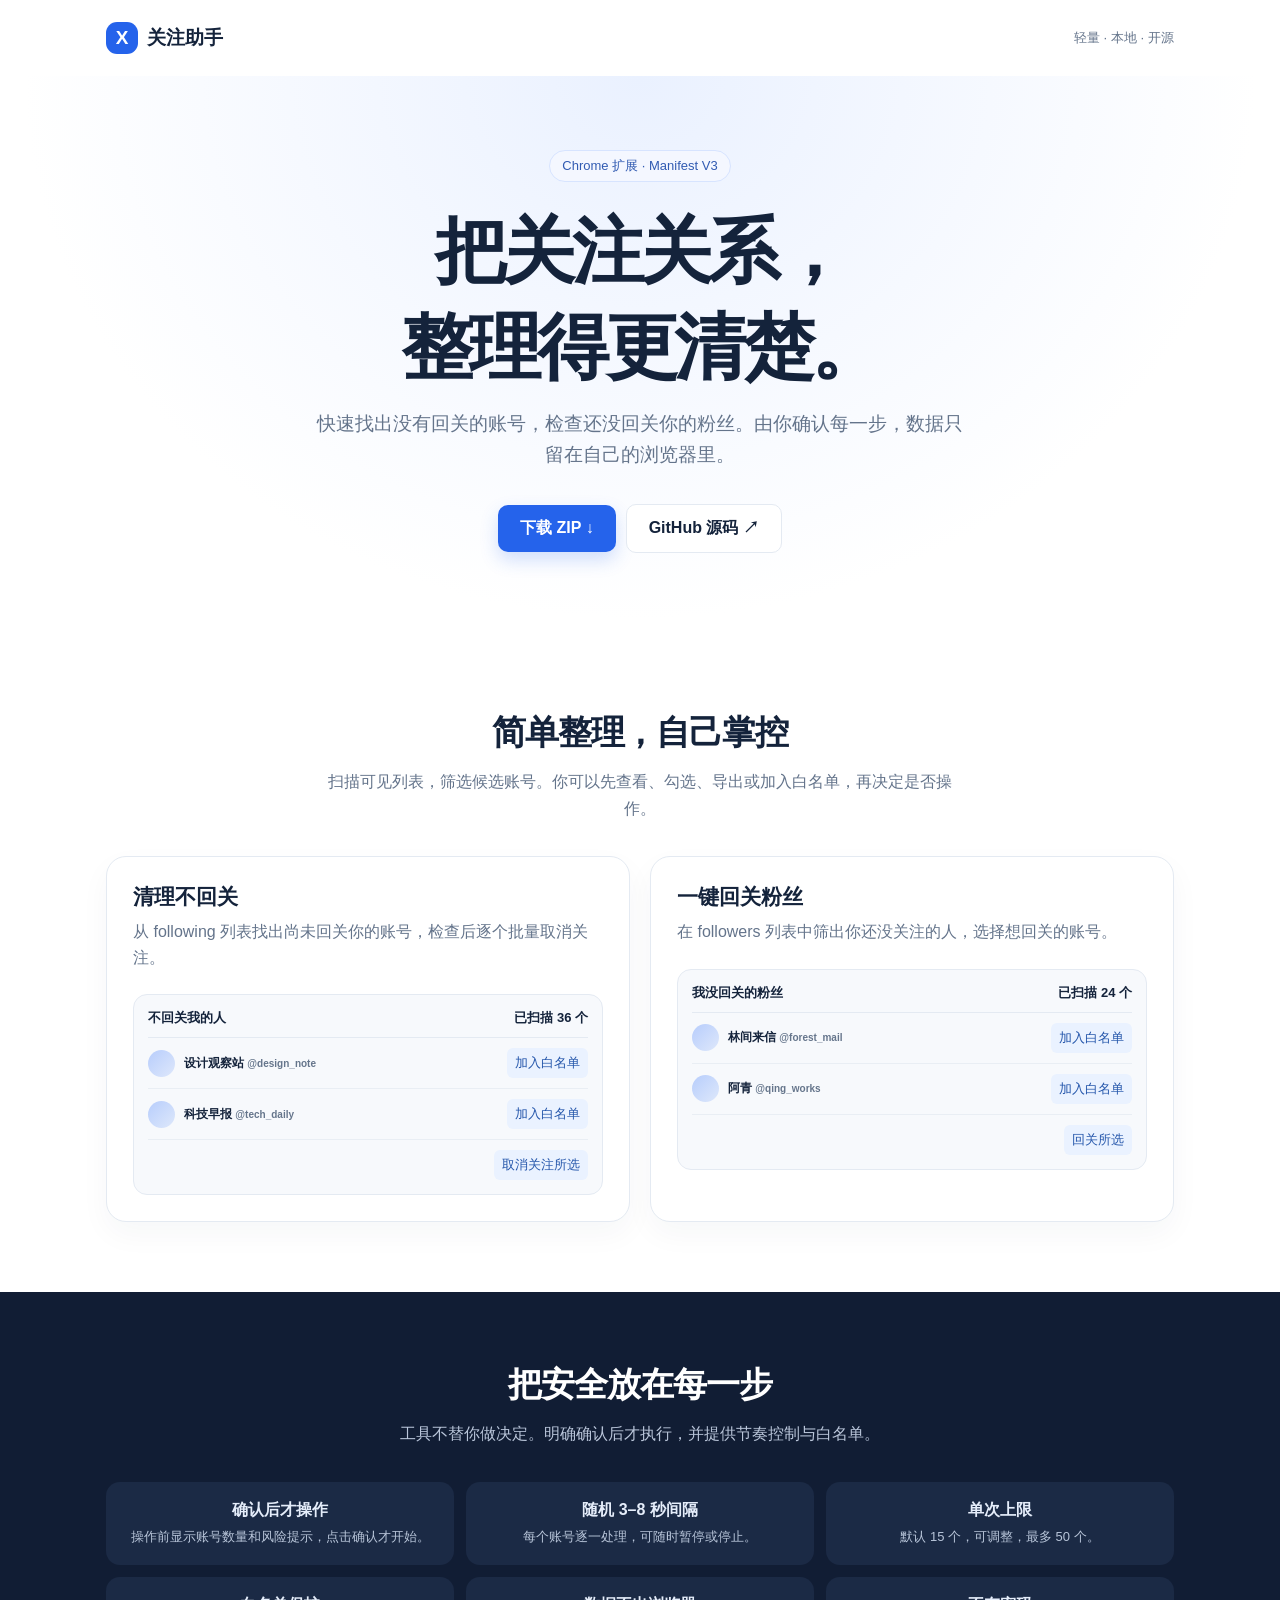
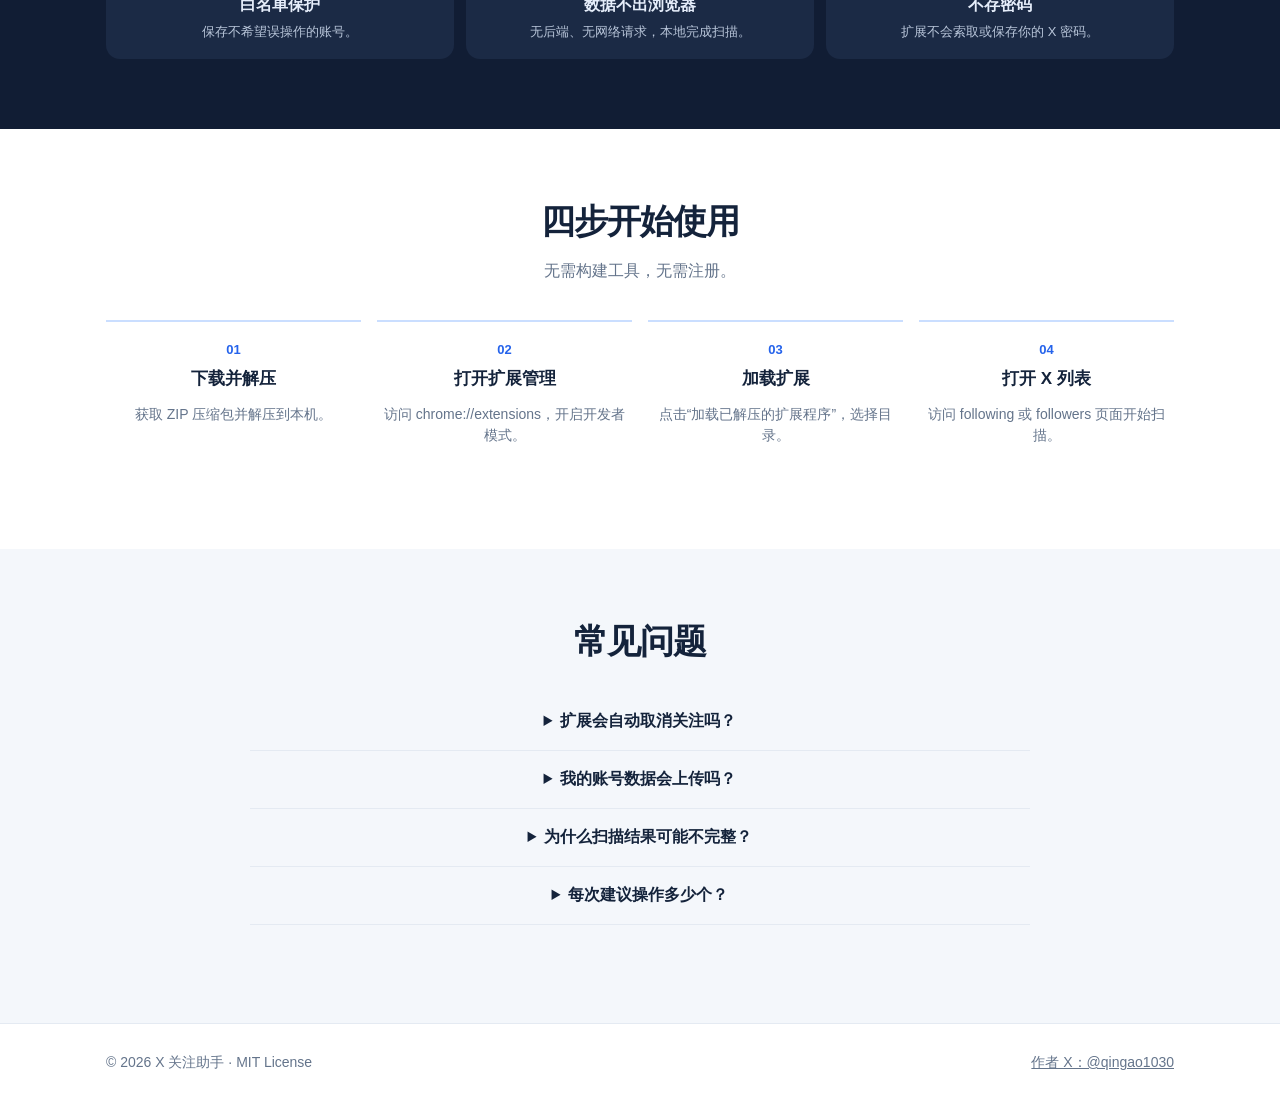
<file: index.html>
<!doctype html><html lang="zh"><head><meta charset="utf-8"><meta name="viewport" content="width=device-width,initial-scale=1"><title>X 关注助手 — 管理关注关系</title><style>
:root{--ink:#14233b;--muted:#64748b;--blue:#2563eb;--line:#e4eaf2;--wash:#f4f7fb}*{box-sizing:border-box}body{margin:0;font-family:Inter,-apple-system,BlinkMacSystemFont,"Segoe UI",sans-serif;color:var(--ink);background:#fff}a{color:inherit}.wrap{max-width:1120px;margin:auto;padding:0 26px}.nav{height:76px;display:flex;align-items:center;justify-content:space-between}.brand{font-weight:800;font-size:19px}.mark{display:inline-grid;place-items:center;background:var(--blue);color:#fff;width:32px;height:32px;border-radius:11px;margin-right:9px}.nav small{color:var(--muted)}.hero{padding:74px 0 82px;background:radial-gradient(ellipse at 50% 0,#eaf1ff 0,white 68%);text-align:center}.pill{display:inline-block;border:1px solid #d7e4ff;color:#315bb2;background:#f4f7ff;padding:6px 12px;border-radius:99px;font-size:13px}.hero h1{font-size:clamp(42px,7vw,72px);letter-spacing:-.05em;margin:22px 0 12px}.hero p{font-size:19px;color:var(--muted);max-width:660px;margin:0 auto 28px;line-height:1.65}.btn{display:inline-block;padding:13px 22px;border-radius:10px;text-decoration:none;font-weight:700;margin:5px}.primary{background:var(--blue);color:white;box-shadow:0 8px 18px #2563eb35}.secondary{background:white;border:1px solid var(--line)}section{padding:70px 0}.center{text-align:center}h2{font-size:34px;letter-spacing:-.03em;margin:0 0 12px}.lead{color:var(--muted);margin:0 auto 34px;max-width:650px;line-height:1.7}.grid{display:grid;grid-template-columns:1fr 1fr;gap:20px}.card{border:1px solid var(--line);border-radius:20px;padding:26px;background:white;box-shadow:0 12px 30px #1b34500a}.card h3{margin:0 0 8px;font-size:21px}.card p{color:var(--muted);line-height:1.6;margin:0}.mock{margin-top:24px;padding:14px;border-radius:14px;background:#f7f9fc;border:1px solid var(--line);text-align:left}.mockhead{display:flex;justify-content:space-between;font-weight:700;font-size:13px;padding-bottom:10px;border-bottom:1px solid var(--line)}.mockrow{display:flex;align-items:center;gap:9px;padding:10px 0;border-bottom:1px solid #e9eef4;font-size:12px}.avatar{width:27px;height:27px;border-radius:50%;background:linear-gradient(135deg,#b7cdfc,#dee8fb)}.mockrow strong{flex:1}.tag{font-size:10px;color:#65758b}.smallbtn{border:0;border-radius:6px;background:#eaf2ff;color:#2456ab;padding:6px 8px}.safe{background:#111d34;color:#fff}.safe .lead{color:#bac6da}.safegrid{display:grid;grid-template-columns:repeat(3,1fr);gap:12px;margin-top:35px}.safeitem{padding:18px;border-radius:14px;background:#1b2a45;color:#e5edfa}.safeitem b{display:block;margin-bottom:6px}.safeitem span{font-size:13px;color:#b8c5d9;line-height:1.5}.steps{display:grid;grid-template-columns:repeat(4,1fr);gap:16px;margin-top:35px}.step{border-top:2px solid #cadeff;padding:18px 5px}.num{color:var(--blue);font-weight:800;font-size:13px}.step h3{font-size:17px;margin:9px 0}.step p{font-size:14px;color:var(--muted);line-height:1.55}.faq{max-width:780px;margin:28px auto}.faq details{padding:18px 0;border-bottom:1px solid var(--line)}.faq summary{cursor:pointer;font-weight:700}.faq p{color:var(--muted);line-height:1.65}footer{border-top:1px solid var(--line);padding:30px 0;color:var(--muted);font-size:14px}.foot{display:flex;justify-content:space-between}@media(max-width:700px){.hero{padding:55px 0}.grid,.safegrid{grid-template-columns:1fr}.steps{grid-template-columns:1fr 1fr}.wrap{padding:0 18px}.foot{gap:12px;flex-direction:column}}
</style></head><body><div class="wrap nav"><div class="brand"><span class="mark">X</span>关注助手</div><small>轻量 · 本地 · 开源</small></div><header class="hero"><div class="wrap"><span class="pill">Chrome 扩展 · Manifest V3</span><h1>把关注关系，<br>整理得更清楚。</h1><p>快速找出没有回关的账号，检查还没回关你的粉丝。由你确认每一步，数据只留在自己的浏览器里。</p><a class="btn primary" href="https://github.com/gaosen13-byte/x-follow-helper/archive/refs/heads/main.zip">下载 ZIP ↓</a><a class="btn secondary" href="https://github.com/gaosen13-byte/x-follow-helper">GitHub 源码 ↗</a></div></header>
<section><div class="wrap"><div class="center"><h2>简单整理，自己掌控</h2><p class="lead">扫描可见列表，筛选候选账号。你可以先查看、勾选、导出或加入白名单，再决定是否操作。</p></div><div class="grid"><article class="card"><h3>清理不回关</h3><p>从 following 列表找出尚未回关你的账号，检查后逐个批量取消关注。</p><div class="mock"><div class="mockhead"><span>不回关我的人</span><span>已扫描 36 个</span></div><div class="mockrow"><span class="avatar"></span><strong>设计观察站 <span class="tag">@design_note</span></strong><button class="smallbtn">加入白名单</button></div><div class="mockrow"><span class="avatar"></span><strong>科技早报 <span class="tag">@tech_daily</span></strong><button class="smallbtn">加入白名单</button></div><div style="text-align:right;padding-top:10px"><button class="smallbtn">取消关注所选</button></div></div></article><article class="card"><h3>一键回关粉丝</h3><p>在 followers 列表中筛出你还没关注的人，选择想回关的账号。</p><div class="mock"><div class="mockhead"><span>我没回关的粉丝</span><span>已扫描 24 个</span></div><div class="mockrow"><span class="avatar"></span><strong>林间来信 <span class="tag">@forest_mail</span></strong><button class="smallbtn">加入白名单</button></div><div class="mockrow"><span class="avatar"></span><strong>阿青 <span class="tag">@qing_works</span></strong><button class="smallbtn">加入白名单</button></div><div style="text-align:right;padding-top:10px"><button class="smallbtn">回关所选</button></div></div></article></div></div></section>
<section class="safe"><div class="wrap center"><h2>把安全放在每一步</h2><p class="lead">工具不替你做决定。明确确认后才执行，并提供节奏控制与白名单。</p><div class="safegrid"><div class="safeitem"><b>确认后才操作</b><span>操作前显示账号数量和风险提示，点击确认才开始。</span></div><div class="safeitem"><b>随机 3–8 秒间隔</b><span>每个账号逐一处理，可随时暂停或停止。</span></div><div class="safeitem"><b>单次上限</b><span>默认 15 个，可调整，最多 50 个。</span></div><div class="safeitem"><b>白名单保护</b><span>保存不希望误操作的账号。</span></div><div class="safeitem"><b>数据不出浏览器</b><span>无后端、无网络请求，本地完成扫描。</span></div><div class="safeitem"><b>不存密码</b><span>扩展不会索取或保存你的 X 密码。</span></div></div></div></section>
<section><div class="wrap center"><h2>四步开始使用</h2><p class="lead">无需构建工具，无需注册。</p><div class="steps"><div class="step"><span class="num">01</span><h3>下载并解压</h3><p>获取 ZIP 压缩包并解压到本机。</p></div><div class="step"><span class="num">02</span><h3>打开扩展管理</h3><p>访问 chrome://extensions，开启开发者模式。</p></div><div class="step"><span class="num">03</span><h3>加载扩展</h3><p>点击“加载已解压的扩展程序”，选择目录。</p></div><div class="step"><span class="num">04</span><h3>打开 X 列表</h3><p>访问 following 或 followers 页面开始扫描。</p></div></div></div></section>
<section style="background:var(--wash)"><div class="wrap center"><h2>常见问题</h2><div class="faq"><details><summary>扩展会自动取消关注吗？</summary><p>不会。你需要选择账号并在确认对话框中点击确认，队列才会开始。</p></details><details><summary>我的账号数据会上传吗？</summary><p>不会。扩展无网络请求和后端，扫描结果留在当前浏览器中。</p></details><details><summary>为什么扫描结果可能不完整？</summary><p>X 页面会动态加载列表，扩展依赖当前页面 DOM。请先滚动扫描并检查结果；X 更新界面后兼容性可能变化。</p></details><details><summary>每次建议操作多少个？</summary><p>X 会限制关注和取消关注频率。建议每批不超过 15 个，并分散到一天内。</p></details></div></div></section><footer><div class="wrap foot"><span>© 2026 X 关注助手 · MIT License</span><a href="https://x.com/qingao1030">作者 X：@qingao1030</a></div></footer></body></html>
</file>
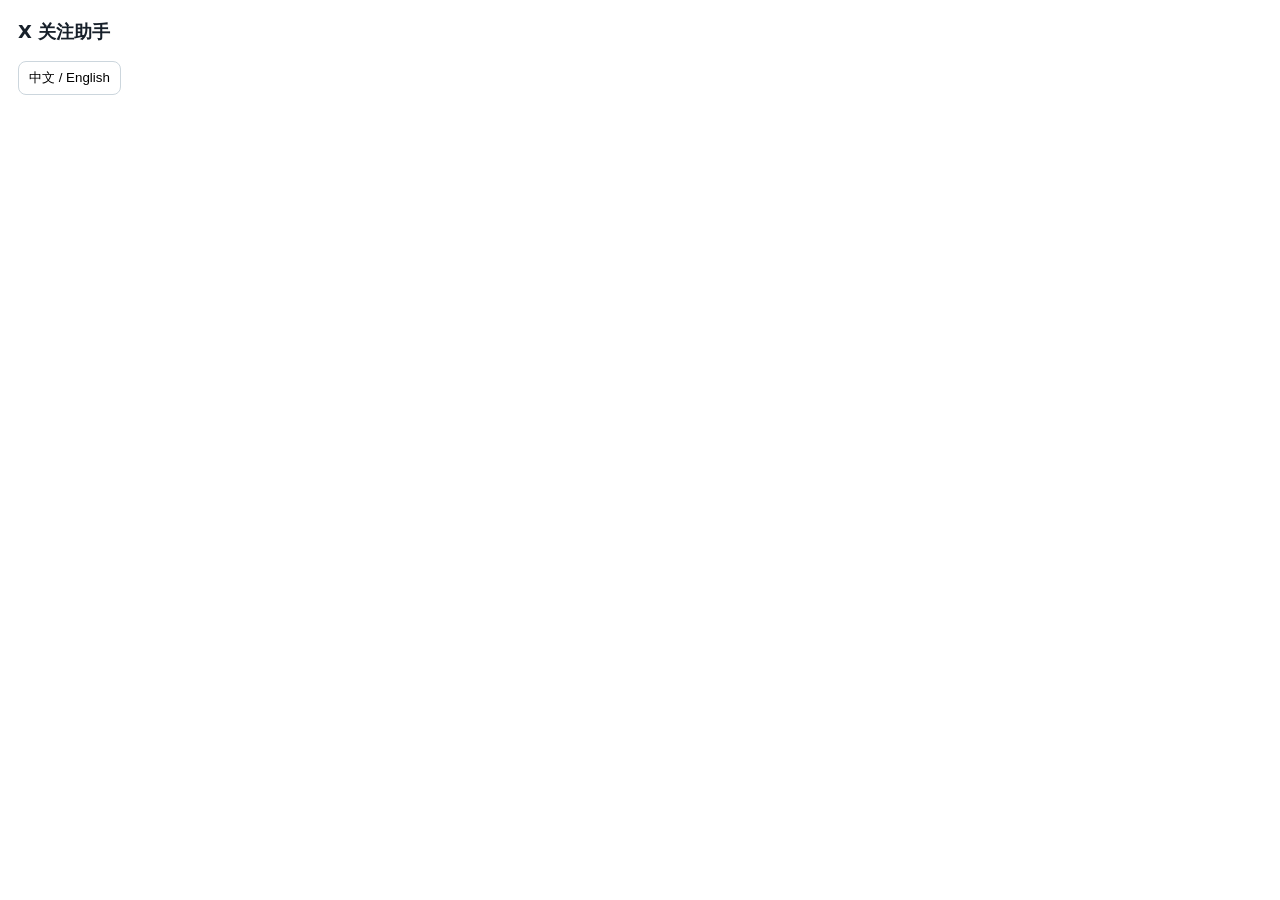
<file: popup.html>
<!doctype html><html lang="zh"><head><meta charset="utf-8"><meta name="viewport" content="width=device-width,initial-scale=1"><title>X 关注助手</title><style>body{width:280px;margin:0;padding:18px;font:14px/1.6 system-ui,sans-serif;color:#17202a}h1{font-size:18px;margin:0 0 8px}p{color:#536471}button{border:1px solid #ccd6dd;background:#fff;border-radius:8px;padding:7px 10px;cursor:pointer}</style></head><body><h1>X 关注助手</h1><p id="instructions"></p><button id="lang">中文 / English</button><script src="src/i18n.js"></script><script src="popup.js"></script></body></html>
</file>
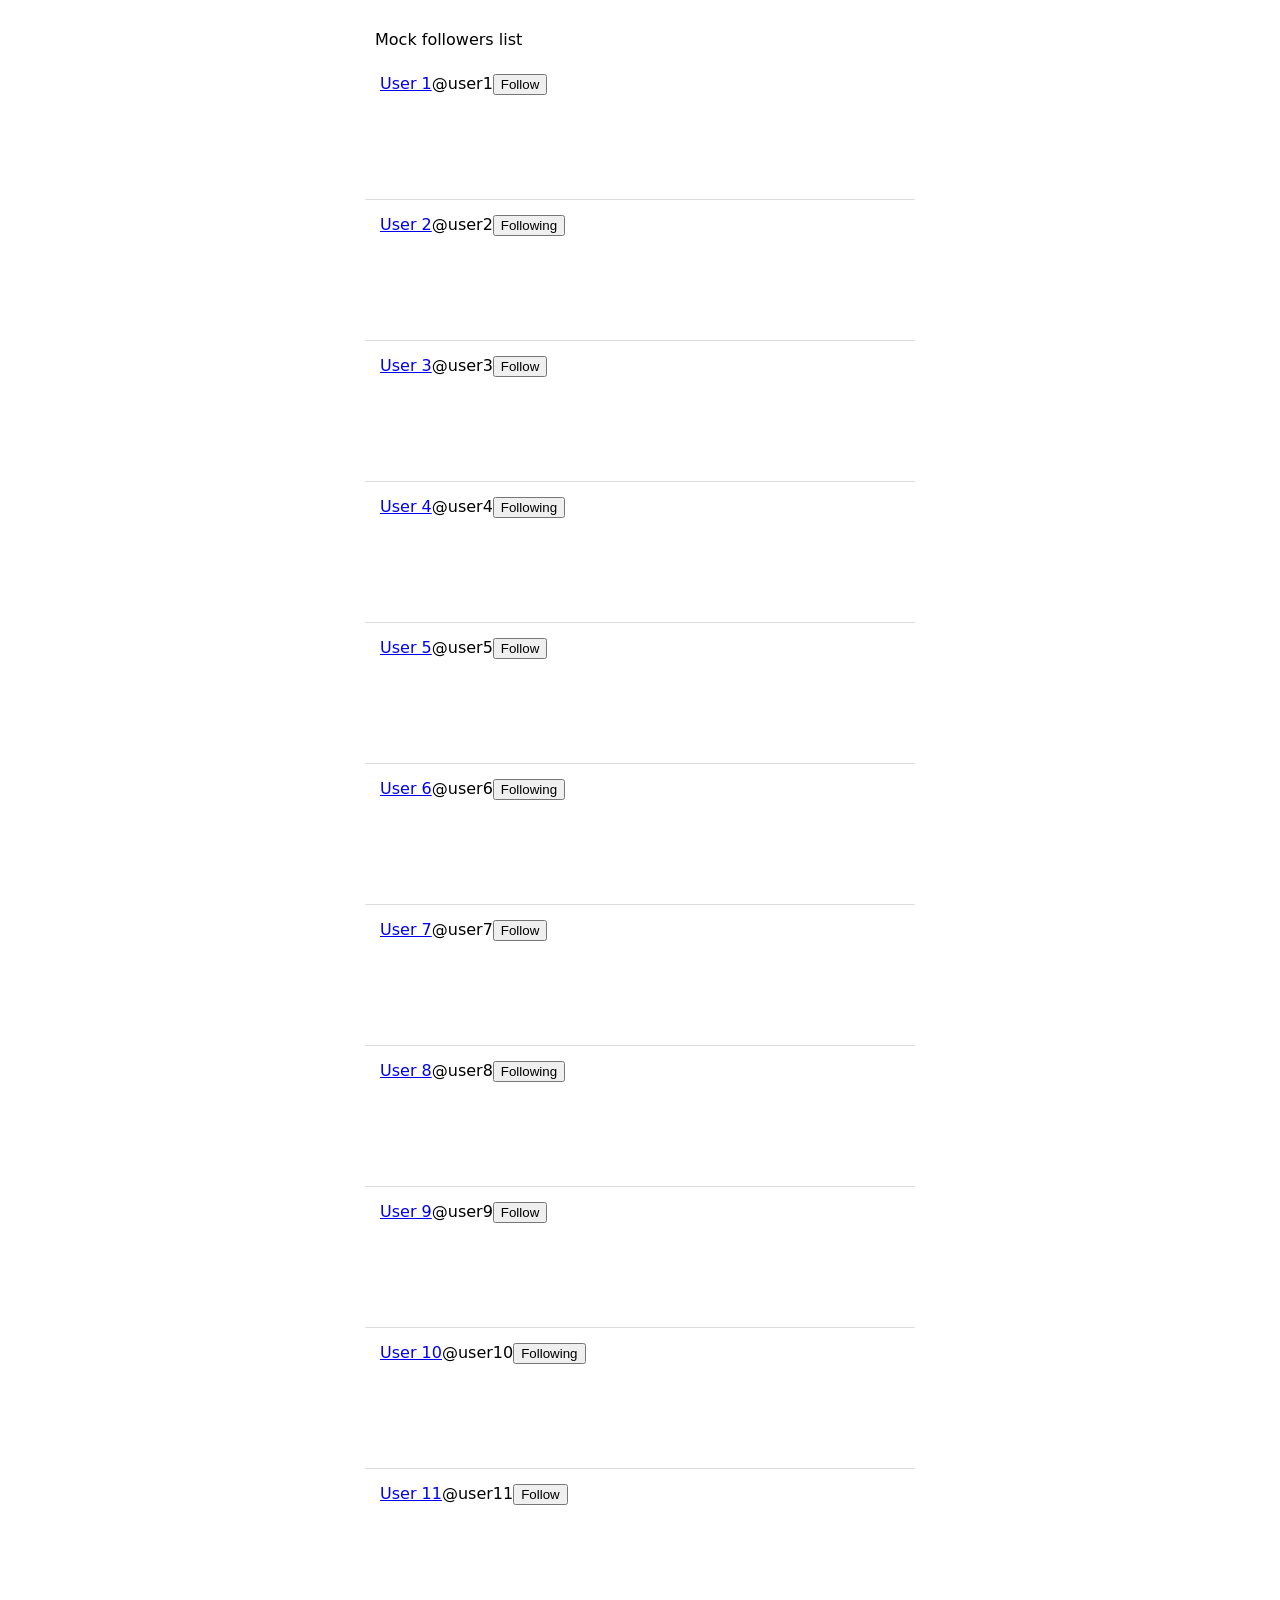
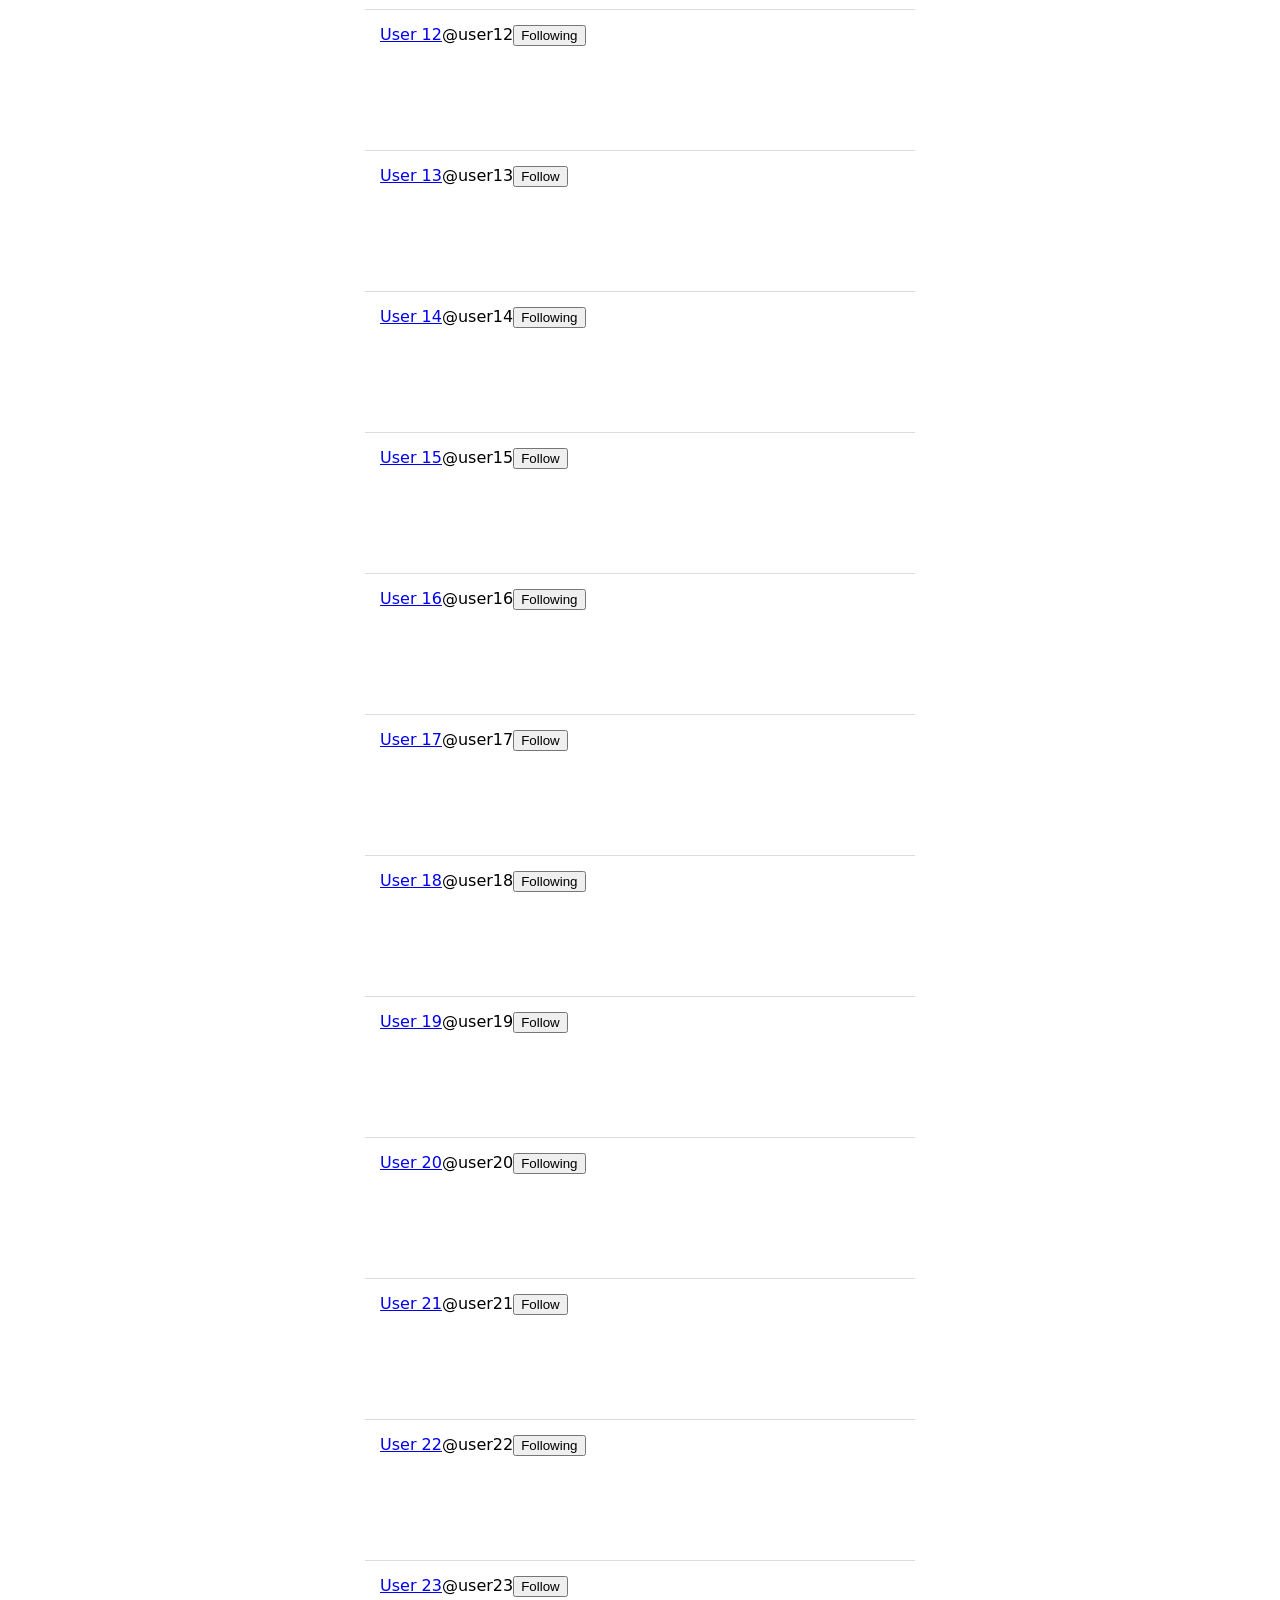
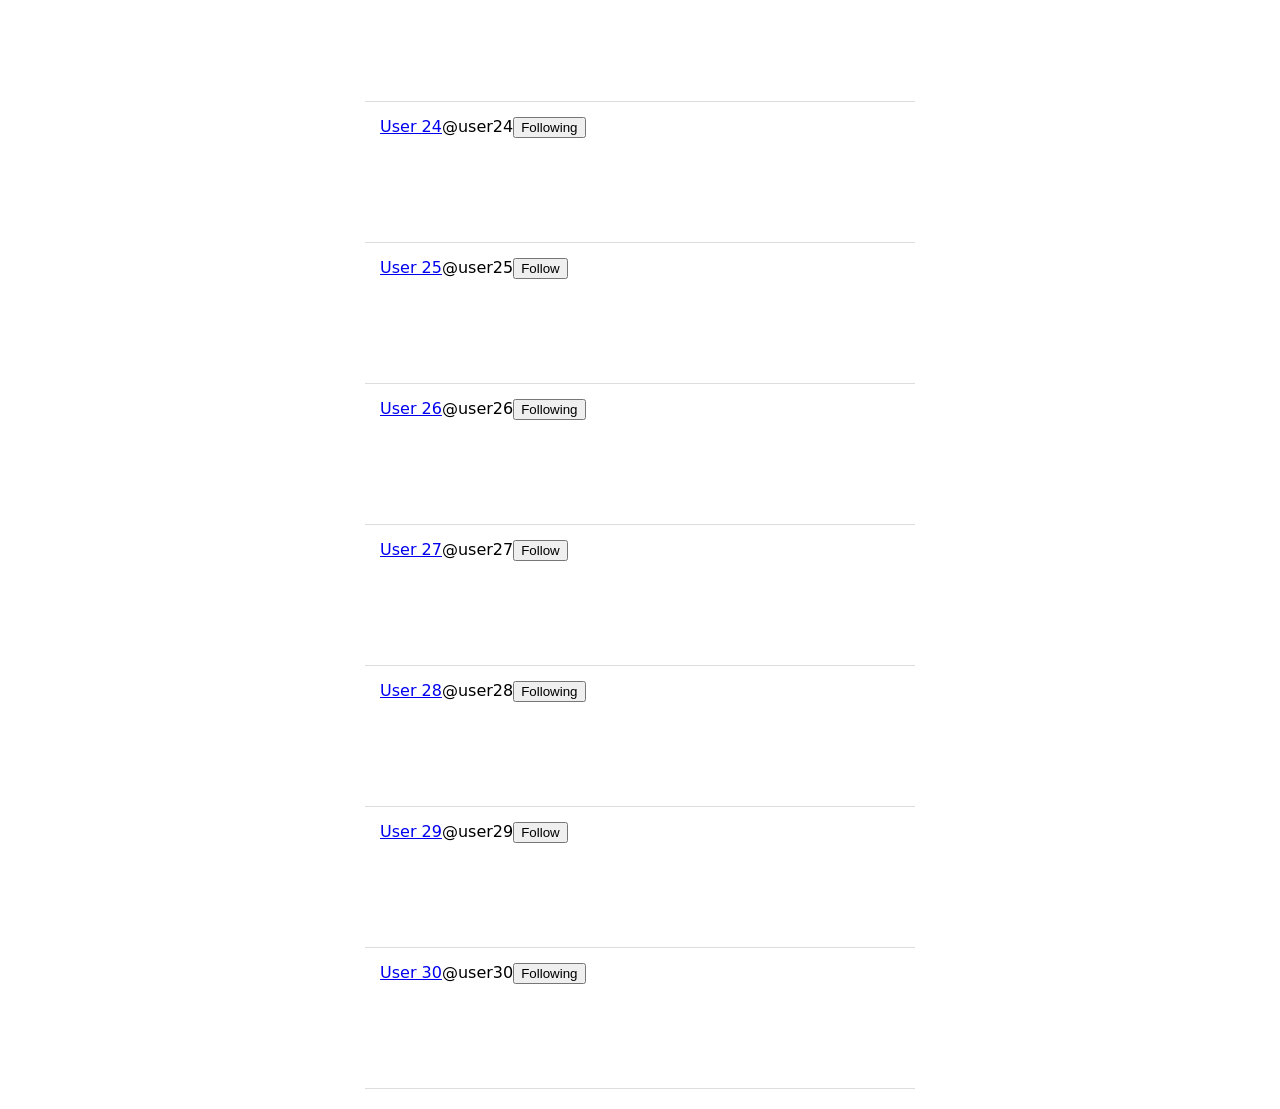
<file: test/fixture-followers.html>
<!doctype html><html><head><meta charset="utf-8"><title>Mock X followers</title><style>body{font:16px system-ui;max-width:550px;margin:20px auto}header{position:sticky;top:0;background:white;padding:10px}</style></head><body><header>Mock followers list</header><div data-testid="cellInnerDiv" style="height:110px;border-bottom:1px solid #ddd;padding:15px"><div data-testid="UserCell"><a href="/user1"><span data-testid="User-Name">User 1</span></a><span>@user1</span><button data-testid="1-follow">Follow</button></div></div><div data-testid="cellInnerDiv" style="height:110px;border-bottom:1px solid #ddd;padding:15px"><div data-testid="UserCell"><a href="/user2"><span data-testid="User-Name">User 2</span></a><span>@user2</span><button data-testid="2-unfollow">Following</button></div></div><div data-testid="cellInnerDiv" style="height:110px;border-bottom:1px solid #ddd;padding:15px"><div data-testid="UserCell"><a href="/user3"><span data-testid="User-Name">User 3</span></a><span>@user3</span><button data-testid="3-follow">Follow</button></div></div><div data-testid="cellInnerDiv" style="height:110px;border-bottom:1px solid #ddd;padding:15px"><div data-testid="UserCell"><a href="/user4"><span data-testid="User-Name">User 4</span></a><span>@user4</span><button data-testid="4-unfollow">Following</button></div></div><div data-testid="cellInnerDiv" style="height:110px;border-bottom:1px solid #ddd;padding:15px"><div data-testid="UserCell"><a href="/user5"><span data-testid="User-Name">User 5</span></a><span>@user5</span><button data-testid="5-follow">Follow</button></div></div><div data-testid="cellInnerDiv" style="height:110px;border-bottom:1px solid #ddd;padding:15px"><div data-testid="UserCell"><a href="/user6"><span data-testid="User-Name">User 6</span></a><span>@user6</span><button data-testid="6-unfollow">Following</button></div></div><div data-testid="cellInnerDiv" style="height:110px;border-bottom:1px solid #ddd;padding:15px"><div data-testid="UserCell"><a href="/user7"><span data-testid="User-Name">User 7</span></a><span>@user7</span><button data-testid="7-follow">Follow</button></div></div><div data-testid="cellInnerDiv" style="height:110px;border-bottom:1px solid #ddd;padding:15px"><div data-testid="UserCell"><a href="/user8"><span data-testid="User-Name">User 8</span></a><span>@user8</span><button data-testid="8-unfollow">Following</button></div></div><div data-testid="cellInnerDiv" style="height:110px;border-bottom:1px solid #ddd;padding:15px"><div data-testid="UserCell"><a href="/user9"><span data-testid="User-Name">User 9</span></a><span>@user9</span><button data-testid="9-follow">Follow</button></div></div><div data-testid="cellInnerDiv" style="height:110px;border-bottom:1px solid #ddd;padding:15px"><div data-testid="UserCell"><a href="/user10"><span data-testid="User-Name">User 10</span></a><span>@user10</span><button data-testid="10-unfollow">Following</button></div></div><div data-testid="cellInnerDiv" style="height:110px;border-bottom:1px solid #ddd;padding:15px"><div data-testid="UserCell"><a href="/user11"><span data-testid="User-Name">User 11</span></a><span>@user11</span><button data-testid="11-follow">Follow</button></div></div><div data-testid="cellInnerDiv" style="height:110px;border-bottom:1px solid #ddd;padding:15px"><div data-testid="UserCell"><a href="/user12"><span data-testid="User-Name">User 12</span></a><span>@user12</span><button data-testid="12-unfollow">Following</button></div></div><div data-testid="cellInnerDiv" style="height:110px;border-bottom:1px solid #ddd;padding:15px"><div data-testid="UserCell"><a href="/user13"><span data-testid="User-Name">User 13</span></a><span>@user13</span><button data-testid="13-follow">Follow</button></div></div><div data-testid="cellInnerDiv" style="height:110px;border-bottom:1px solid #ddd;padding:15px"><div data-testid="UserCell"><a href="/user14"><span data-testid="User-Name">User 14</span></a><span>@user14</span><button data-testid="14-unfollow">Following</button></div></div><div data-testid="cellInnerDiv" style="height:110px;border-bottom:1px solid #ddd;padding:15px"><div data-testid="UserCell"><a href="/user15"><span data-testid="User-Name">User 15</span></a><span>@user15</span><button data-testid="15-follow">Follow</button></div></div><div data-testid="cellInnerDiv" style="height:110px;border-bottom:1px solid #ddd;padding:15px"><div data-testid="UserCell"><a href="/user16"><span data-testid="User-Name">User 16</span></a><span>@user16</span><button data-testid="16-unfollow">Following</button></div></div><div data-testid="cellInnerDiv" style="height:110px;border-bottom:1px solid #ddd;padding:15px"><div data-testid="UserCell"><a href="/user17"><span data-testid="User-Name">User 17</span></a><span>@user17</span><button data-testid="17-follow">Follow</button></div></div><div data-testid="cellInnerDiv" style="height:110px;border-bottom:1px solid #ddd;padding:15px"><div data-testid="UserCell"><a href="/user18"><span data-testid="User-Name">User 18</span></a><span>@user18</span><button data-testid="18-unfollow">Following</button></div></div><div data-testid="cellInnerDiv" style="height:110px;border-bottom:1px solid #ddd;padding:15px"><div data-testid="UserCell"><a href="/user19"><span data-testid="User-Name">User 19</span></a><span>@user19</span><button data-testid="19-follow">Follow</button></div></div><div data-testid="cellInnerDiv" style="height:110px;border-bottom:1px solid #ddd;padding:15px"><div data-testid="UserCell"><a href="/user20"><span data-testid="User-Name">User 20</span></a><span>@user20</span><button data-testid="20-unfollow">Following</button></div></div><div data-testid="cellInnerDiv" style="height:110px;border-bottom:1px solid #ddd;padding:15px"><div data-testid="UserCell"><a href="/user21"><span data-testid="User-Name">User 21</span></a><span>@user21</span><button data-testid="21-follow">Follow</button></div></div><div data-testid="cellInnerDiv" style="height:110px;border-bottom:1px solid #ddd;padding:15px"><div data-testid="UserCell"><a href="/user22"><span data-testid="User-Name">User 22</span></a><span>@user22</span><button data-testid="22-unfollow">Following</button></div></div><div data-testid="cellInnerDiv" style="height:110px;border-bottom:1px solid #ddd;padding:15px"><div data-testid="UserCell"><a href="/user23"><span data-testid="User-Name">User 23</span></a><span>@user23</span><button data-testid="23-follow">Follow</button></div></div><div data-testid="cellInnerDiv" style="height:110px;border-bottom:1px solid #ddd;padding:15px"><div data-testid="UserCell"><a href="/user24"><span data-testid="User-Name">User 24</span></a><span>@user24</span><button data-testid="24-unfollow">Following</button></div></div><div data-testid="cellInnerDiv" style="height:110px;border-bottom:1px solid #ddd;padding:15px"><div data-testid="UserCell"><a href="/user25"><span data-testid="User-Name">User 25</span></a><span>@user25</span><button data-testid="25-follow">Follow</button></div></div><div data-testid="cellInnerDiv" style="height:110px;border-bottom:1px solid #ddd;padding:15px"><div data-testid="UserCell"><a href="/user26"><span data-testid="User-Name">User 26</span></a><span>@user26</span><button data-testid="26-unfollow">Following</button></div></div><div data-testid="cellInnerDiv" style="height:110px;border-bottom:1px solid #ddd;padding:15px"><div data-testid="UserCell"><a href="/user27"><span data-testid="User-Name">User 27</span></a><span>@user27</span><button data-testid="27-follow">Follow</button></div></div><div data-testid="cellInnerDiv" style="height:110px;border-bottom:1px solid #ddd;padding:15px"><div data-testid="UserCell"><a href="/user28"><span data-testid="User-Name">User 28</span></a><span>@user28</span><button data-testid="28-unfollow">Following</button></div></div><div data-testid="cellInnerDiv" style="height:110px;border-bottom:1px solid #ddd;padding:15px"><div data-testid="UserCell"><a href="/user29"><span data-testid="User-Name">User 29</span></a><span>@user29</span><button data-testid="29-follow">Follow</button></div></div><div data-testid="cellInnerDiv" style="height:110px;border-bottom:1px solid #ddd;padding:15px"><div data-testid="UserCell"><a href="/user30"><span data-testid="User-Name">User 30</span></a><span>@user30</span><button data-testid="30-unfollow">Following</button></div></div></body></html>
</file>
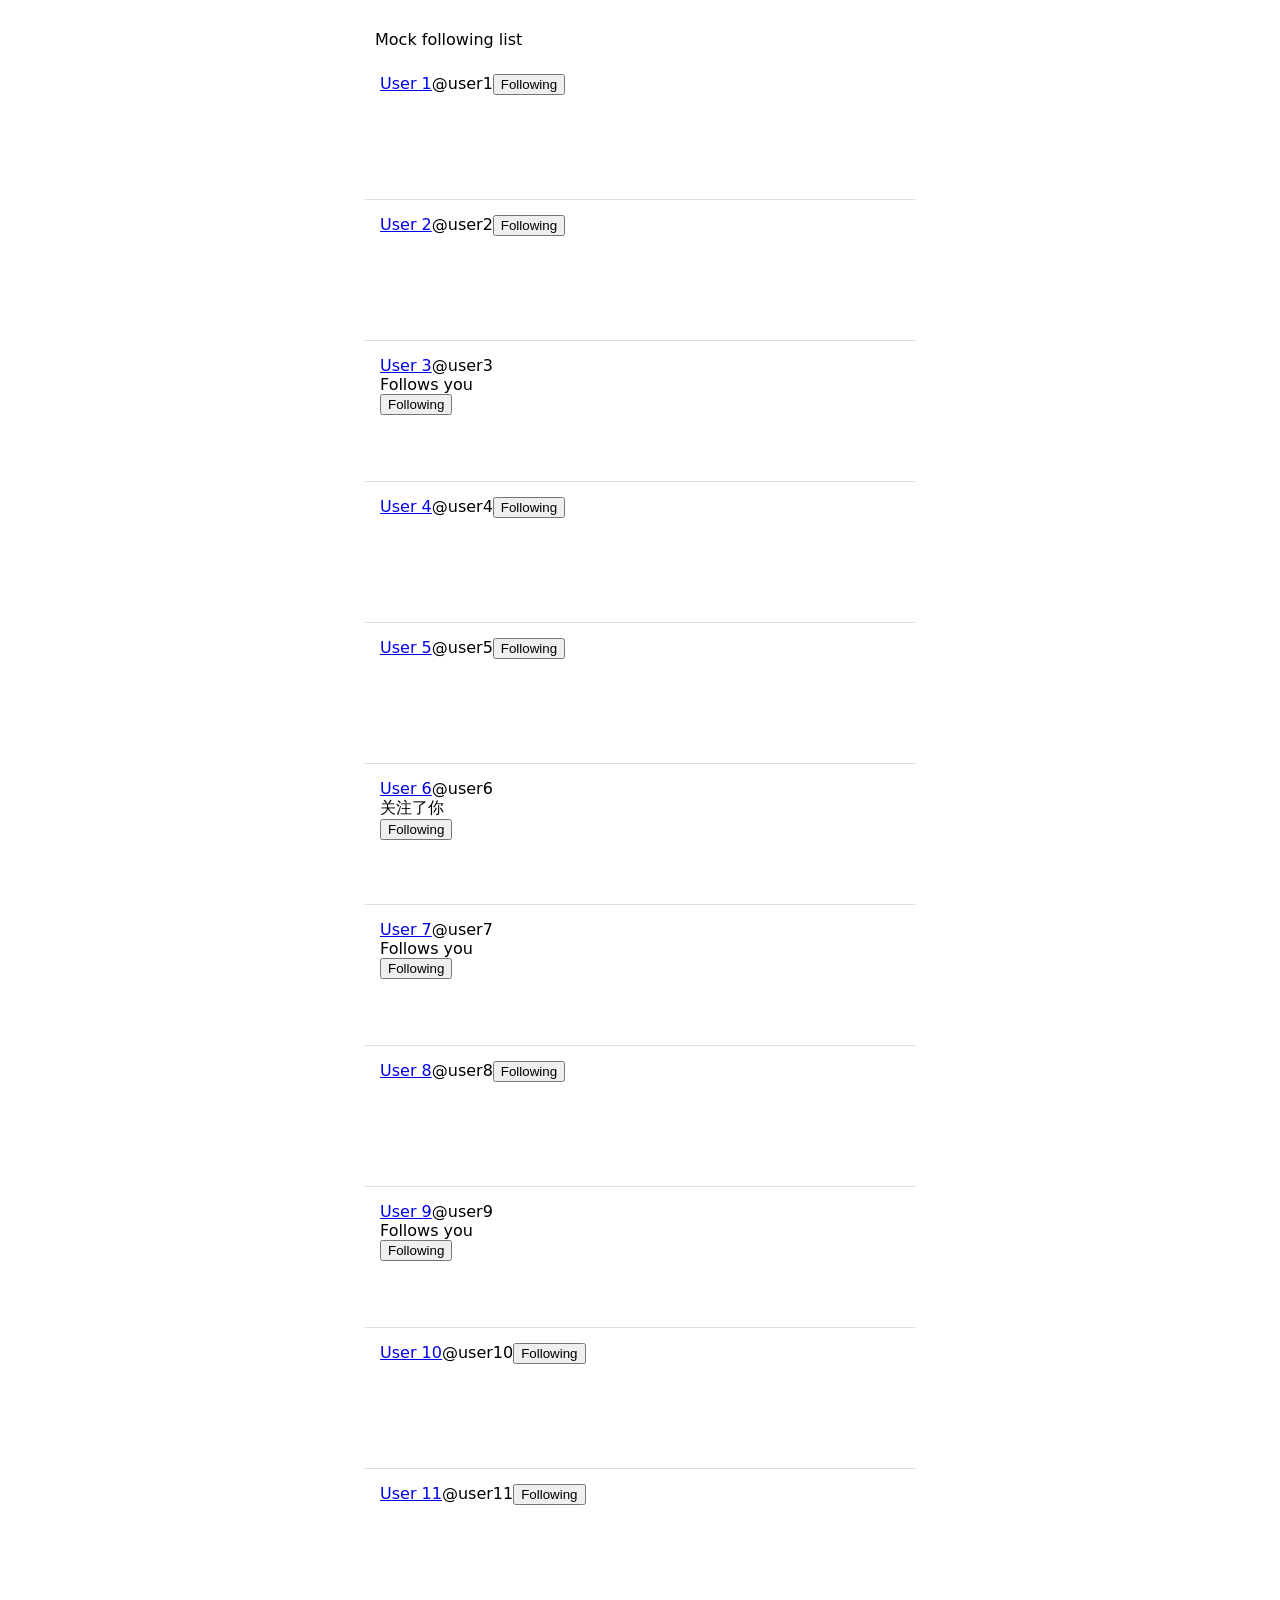
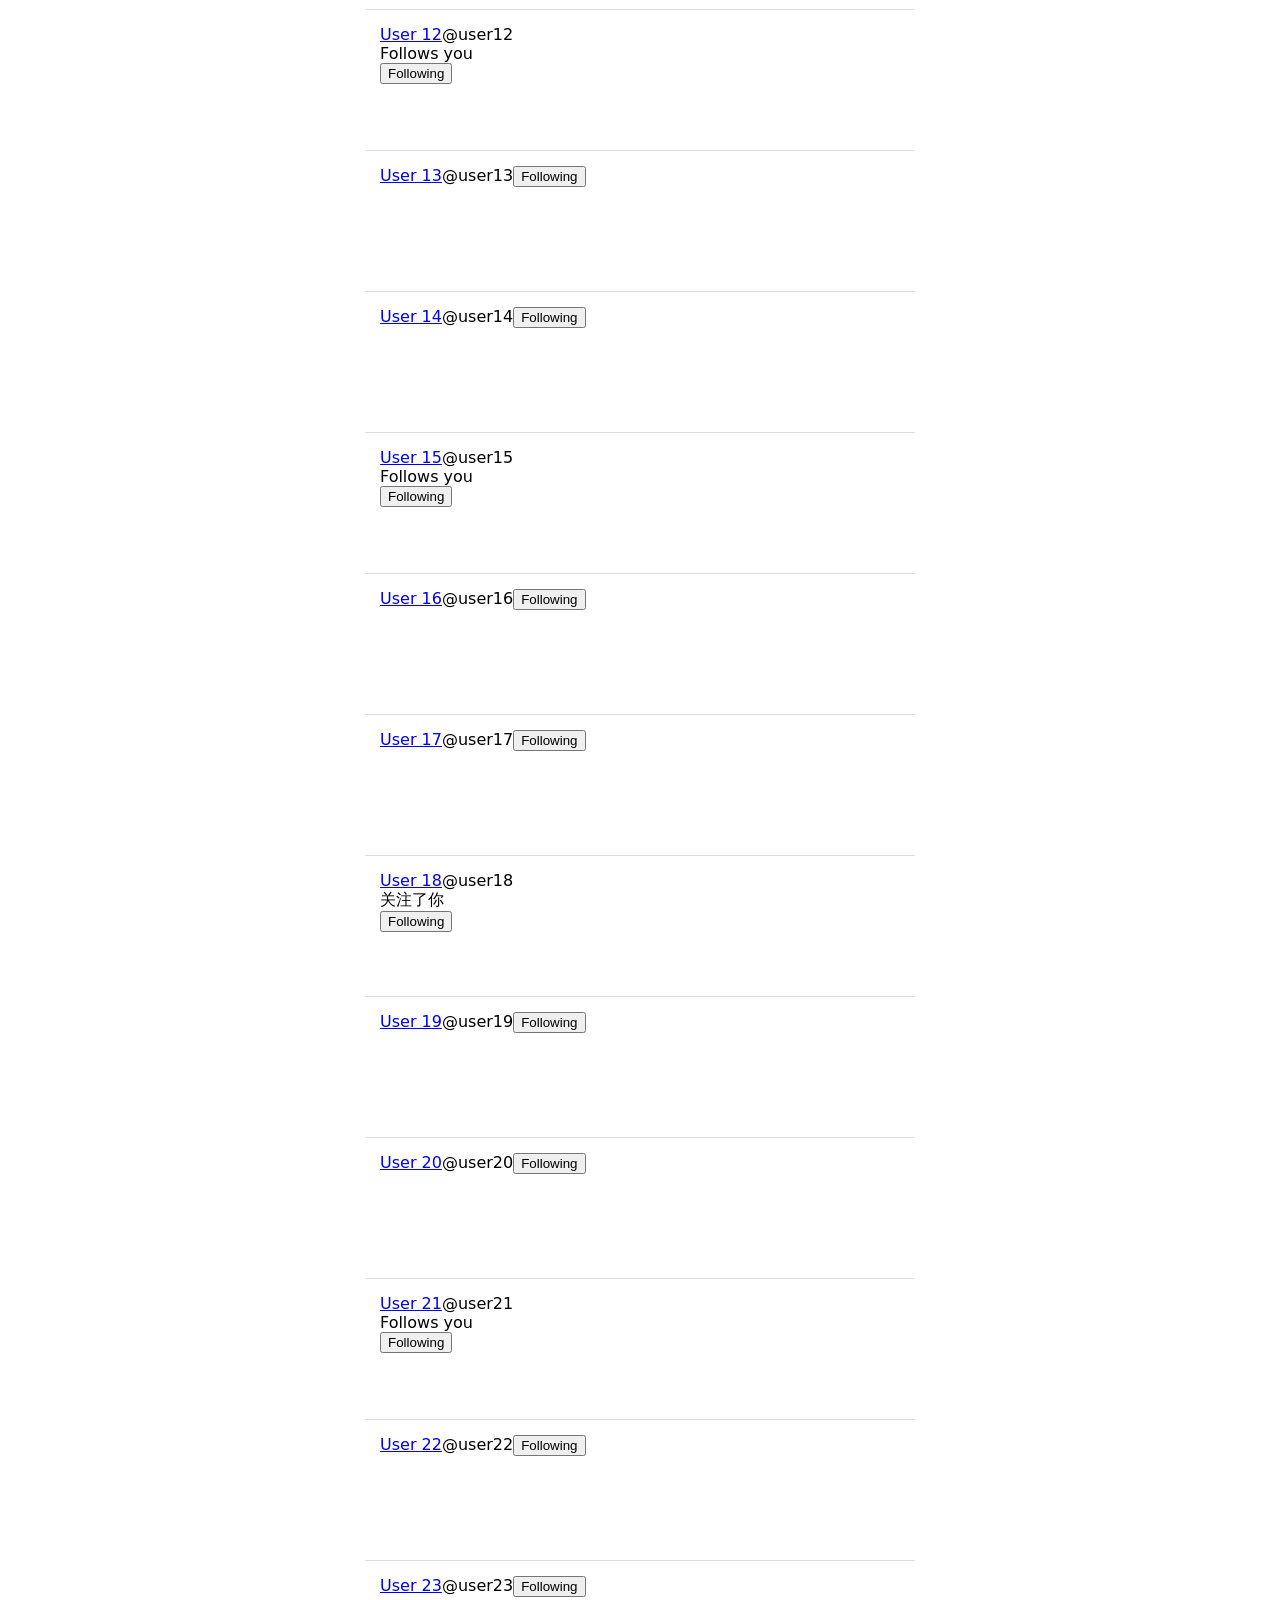
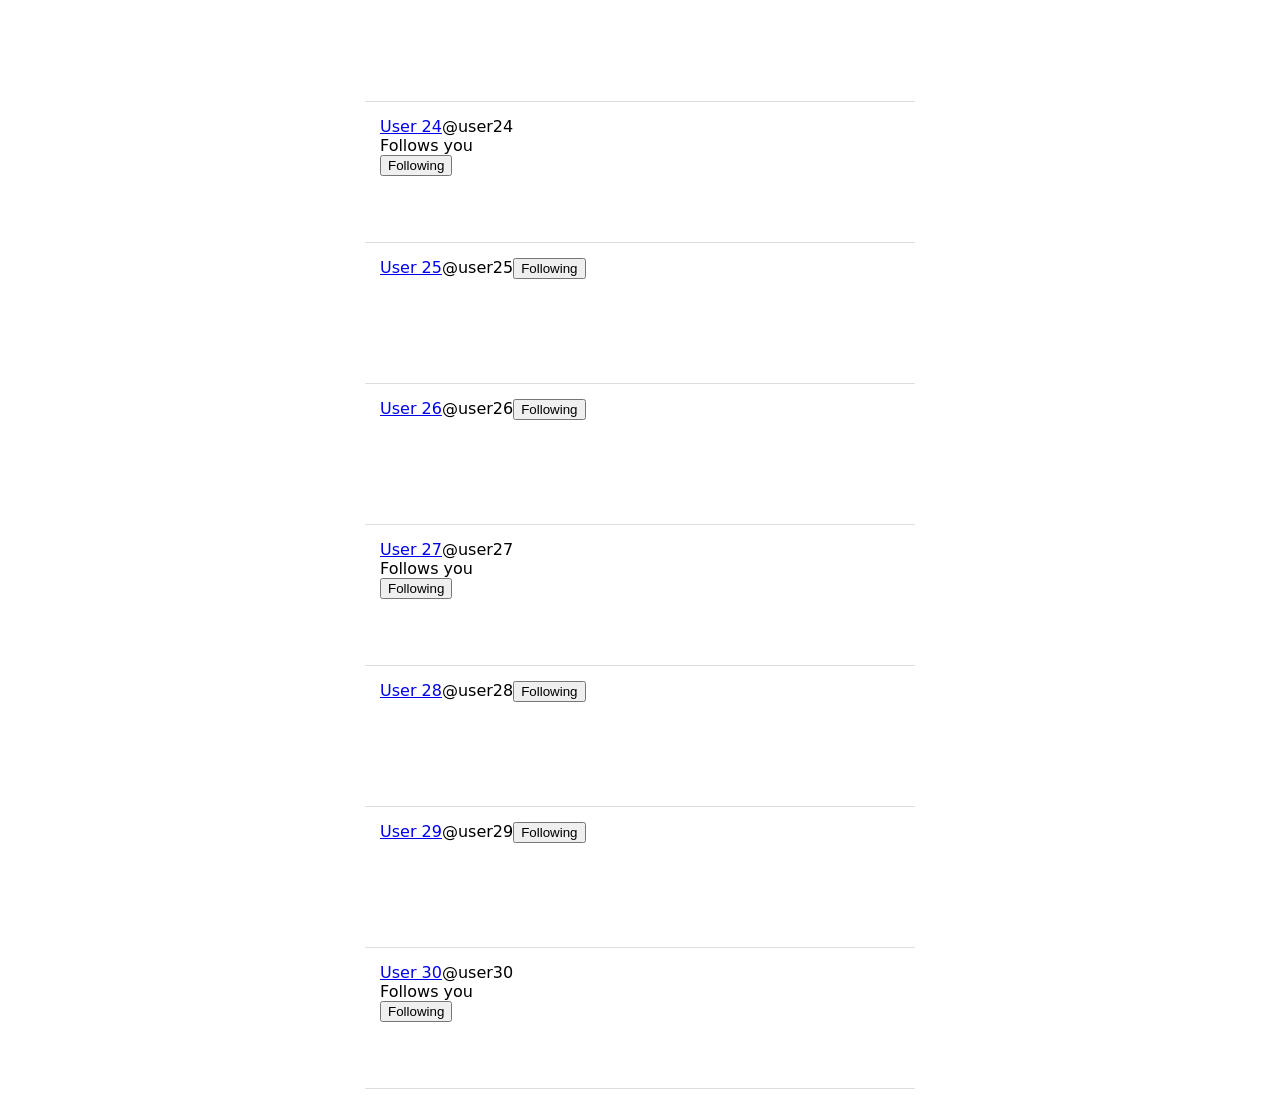
<file: test/fixture-following.html>
<!doctype html><html><head><meta charset="utf-8"><title>Mock X following</title><style>body{font:16px system-ui;max-width:550px;margin:20px auto}header{position:sticky;top:0;background:white;padding:10px}</style></head><body><header>Mock following list</header><div data-testid="cellInnerDiv" style="height:110px;border-bottom:1px solid #ddd;padding:15px"><div data-testid="UserCell"><a href="/user1"><span data-testid="User-Name">User 1</span></a><span>@user1</span><button data-testid="1-unfollow">Following</button></div></div><div data-testid="cellInnerDiv" style="height:110px;border-bottom:1px solid #ddd;padding:15px"><div data-testid="UserCell"><a href="/user2"><span data-testid="User-Name">User 2</span></a><span>@user2</span><button data-testid="2-unfollow">Following</button></div></div><div data-testid="cellInnerDiv" style="height:110px;border-bottom:1px solid #ddd;padding:15px"><div data-testid="UserCell"><a href="/user3"><span data-testid="User-Name">User 3</span></a><span>@user3</span><div data-testid="userFollowIndicator">Follows you</div><button data-testid="3-unfollow">Following</button></div></div><div data-testid="cellInnerDiv" style="height:110px;border-bottom:1px solid #ddd;padding:15px"><div data-testid="UserCell"><a href="/user4"><span data-testid="User-Name">User 4</span></a><span>@user4</span><button data-testid="4-unfollow">Following</button></div></div><div data-testid="cellInnerDiv" style="height:110px;border-bottom:1px solid #ddd;padding:15px"><div data-testid="UserCell"><a href="/user5"><span data-testid="User-Name">User 5</span></a><span>@user5</span><button data-testid="5-unfollow">Following</button></div></div><div data-testid="cellInnerDiv" style="height:110px;border-bottom:1px solid #ddd;padding:15px"><div data-testid="UserCell"><a href="/user6"><span data-testid="User-Name">User 6</span></a><span>@user6</span><div data-testid="userFollowIndicator">关注了你</div><button data-testid="6-unfollow">Following</button></div></div><div data-testid="cellInnerDiv" style="height:110px;border-bottom:1px solid #ddd;padding:15px"><div data-testid="UserCell"><a href="/user7"><span data-testid="User-Name">User 7</span></a><span>@user7</span><div data-testid="userFollowIndicator">Follows you</div><button data-testid="7-unfollow">Following</button></div></div><div data-testid="cellInnerDiv" style="height:110px;border-bottom:1px solid #ddd;padding:15px"><div data-testid="UserCell"><a href="/user8"><span data-testid="User-Name">User 8</span></a><span>@user8</span><button data-testid="8-unfollow">Following</button></div></div><div data-testid="cellInnerDiv" style="height:110px;border-bottom:1px solid #ddd;padding:15px"><div data-testid="UserCell"><a href="/user9"><span data-testid="User-Name">User 9</span></a><span>@user9</span><div data-testid="userFollowIndicator">Follows you</div><button data-testid="9-unfollow">Following</button></div></div><div data-testid="cellInnerDiv" style="height:110px;border-bottom:1px solid #ddd;padding:15px"><div data-testid="UserCell"><a href="/user10"><span data-testid="User-Name">User 10</span></a><span>@user10</span><button data-testid="10-unfollow">Following</button></div></div><div data-testid="cellInnerDiv" style="height:110px;border-bottom:1px solid #ddd;padding:15px"><div data-testid="UserCell"><a href="/user11"><span data-testid="User-Name">User 11</span></a><span>@user11</span><button data-testid="11-unfollow">Following</button></div></div><div data-testid="cellInnerDiv" style="height:110px;border-bottom:1px solid #ddd;padding:15px"><div data-testid="UserCell"><a href="/user12"><span data-testid="User-Name">User 12</span></a><span>@user12</span><div data-testid="userFollowIndicator">Follows you</div><button data-testid="12-unfollow">Following</button></div></div><div data-testid="cellInnerDiv" style="height:110px;border-bottom:1px solid #ddd;padding:15px"><div data-testid="UserCell"><a href="/user13"><span data-testid="User-Name">User 13</span></a><span>@user13</span><button data-testid="13-unfollow">Following</button></div></div><div data-testid="cellInnerDiv" style="height:110px;border-bottom:1px solid #ddd;padding:15px"><div data-testid="UserCell"><a href="/user14"><span data-testid="User-Name">User 14</span></a><span>@user14</span><button data-testid="14-unfollow">Following</button></div></div><div data-testid="cellInnerDiv" style="height:110px;border-bottom:1px solid #ddd;padding:15px"><div data-testid="UserCell"><a href="/user15"><span data-testid="User-Name">User 15</span></a><span>@user15</span><div data-testid="userFollowIndicator">Follows you</div><button data-testid="15-unfollow">Following</button></div></div><div data-testid="cellInnerDiv" style="height:110px;border-bottom:1px solid #ddd;padding:15px"><div data-testid="UserCell"><a href="/user16"><span data-testid="User-Name">User 16</span></a><span>@user16</span><button data-testid="16-unfollow">Following</button></div></div><div data-testid="cellInnerDiv" style="height:110px;border-bottom:1px solid #ddd;padding:15px"><div data-testid="UserCell"><a href="/user17"><span data-testid="User-Name">User 17</span></a><span>@user17</span><button data-testid="17-unfollow">Following</button></div></div><div data-testid="cellInnerDiv" style="height:110px;border-bottom:1px solid #ddd;padding:15px"><div data-testid="UserCell"><a href="/user18"><span data-testid="User-Name">User 18</span></a><span>@user18</span><div data-testid="userFollowIndicator">关注了你</div><button data-testid="18-unfollow">Following</button></div></div><div data-testid="cellInnerDiv" style="height:110px;border-bottom:1px solid #ddd;padding:15px"><div data-testid="UserCell"><a href="/user19"><span data-testid="User-Name">User 19</span></a><span>@user19</span><button data-testid="19-unfollow">Following</button></div></div><div data-testid="cellInnerDiv" style="height:110px;border-bottom:1px solid #ddd;padding:15px"><div data-testid="UserCell"><a href="/user20"><span data-testid="User-Name">User 20</span></a><span>@user20</span><button data-testid="20-unfollow">Following</button></div></div><div data-testid="cellInnerDiv" style="height:110px;border-bottom:1px solid #ddd;padding:15px"><div data-testid="UserCell"><a href="/user21"><span data-testid="User-Name">User 21</span></a><span>@user21</span><div data-testid="userFollowIndicator">Follows you</div><button data-testid="21-unfollow">Following</button></div></div><div data-testid="cellInnerDiv" style="height:110px;border-bottom:1px solid #ddd;padding:15px"><div data-testid="UserCell"><a href="/user22"><span data-testid="User-Name">User 22</span></a><span>@user22</span><button data-testid="22-unfollow">Following</button></div></div><div data-testid="cellInnerDiv" style="height:110px;border-bottom:1px solid #ddd;padding:15px"><div data-testid="UserCell"><a href="/user23"><span data-testid="User-Name">User 23</span></a><span>@user23</span><button data-testid="23-unfollow">Following</button></div></div><div data-testid="cellInnerDiv" style="height:110px;border-bottom:1px solid #ddd;padding:15px"><div data-testid="UserCell"><a href="/user24"><span data-testid="User-Name">User 24</span></a><span>@user24</span><div data-testid="userFollowIndicator">Follows you</div><button data-testid="24-unfollow">Following</button></div></div><div data-testid="cellInnerDiv" style="height:110px;border-bottom:1px solid #ddd;padding:15px"><div data-testid="UserCell"><a href="/user25"><span data-testid="User-Name">User 25</span></a><span>@user25</span><button data-testid="25-unfollow">Following</button></div></div><div data-testid="cellInnerDiv" style="height:110px;border-bottom:1px solid #ddd;padding:15px"><div data-testid="UserCell"><a href="/user26"><span data-testid="User-Name">User 26</span></a><span>@user26</span><button data-testid="26-unfollow">Following</button></div></div><div data-testid="cellInnerDiv" style="height:110px;border-bottom:1px solid #ddd;padding:15px"><div data-testid="UserCell"><a href="/user27"><span data-testid="User-Name">User 27</span></a><span>@user27</span><div data-testid="userFollowIndicator">Follows you</div><button data-testid="27-unfollow">Following</button></div></div><div data-testid="cellInnerDiv" style="height:110px;border-bottom:1px solid #ddd;padding:15px"><div data-testid="UserCell"><a href="/user28"><span data-testid="User-Name">User 28</span></a><span>@user28</span><button data-testid="28-unfollow">Following</button></div></div><div data-testid="cellInnerDiv" style="height:110px;border-bottom:1px solid #ddd;padding:15px"><div data-testid="UserCell"><a href="/user29"><span data-testid="User-Name">User 29</span></a><span>@user29</span><button data-testid="29-unfollow">Following</button></div></div><div data-testid="cellInnerDiv" style="height:110px;border-bottom:1px solid #ddd;padding:15px"><div data-testid="UserCell"><a href="/user30"><span data-testid="User-Name">User 30</span></a><span>@user30</span><div data-testid="userFollowIndicator">Follows you</div><button data-testid="30-unfollow">Following</button></div></div></body></html>
</file>
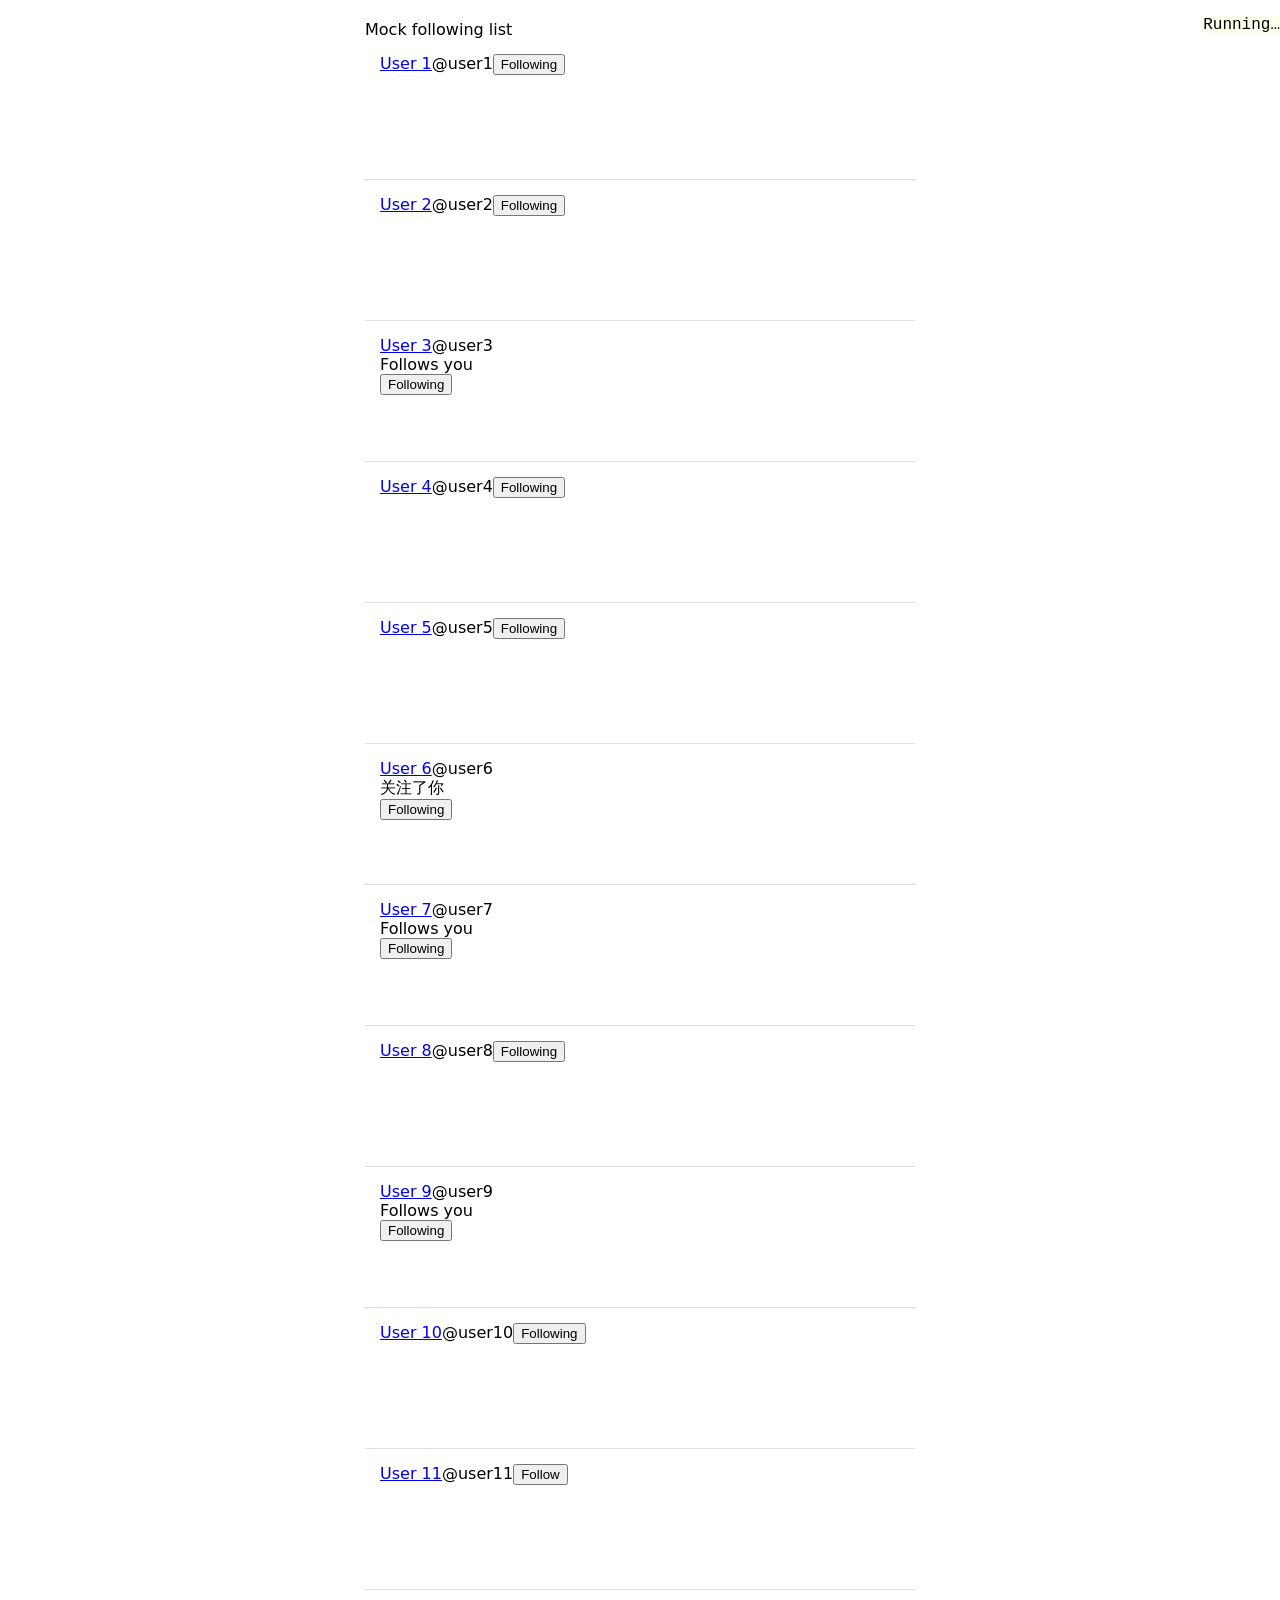
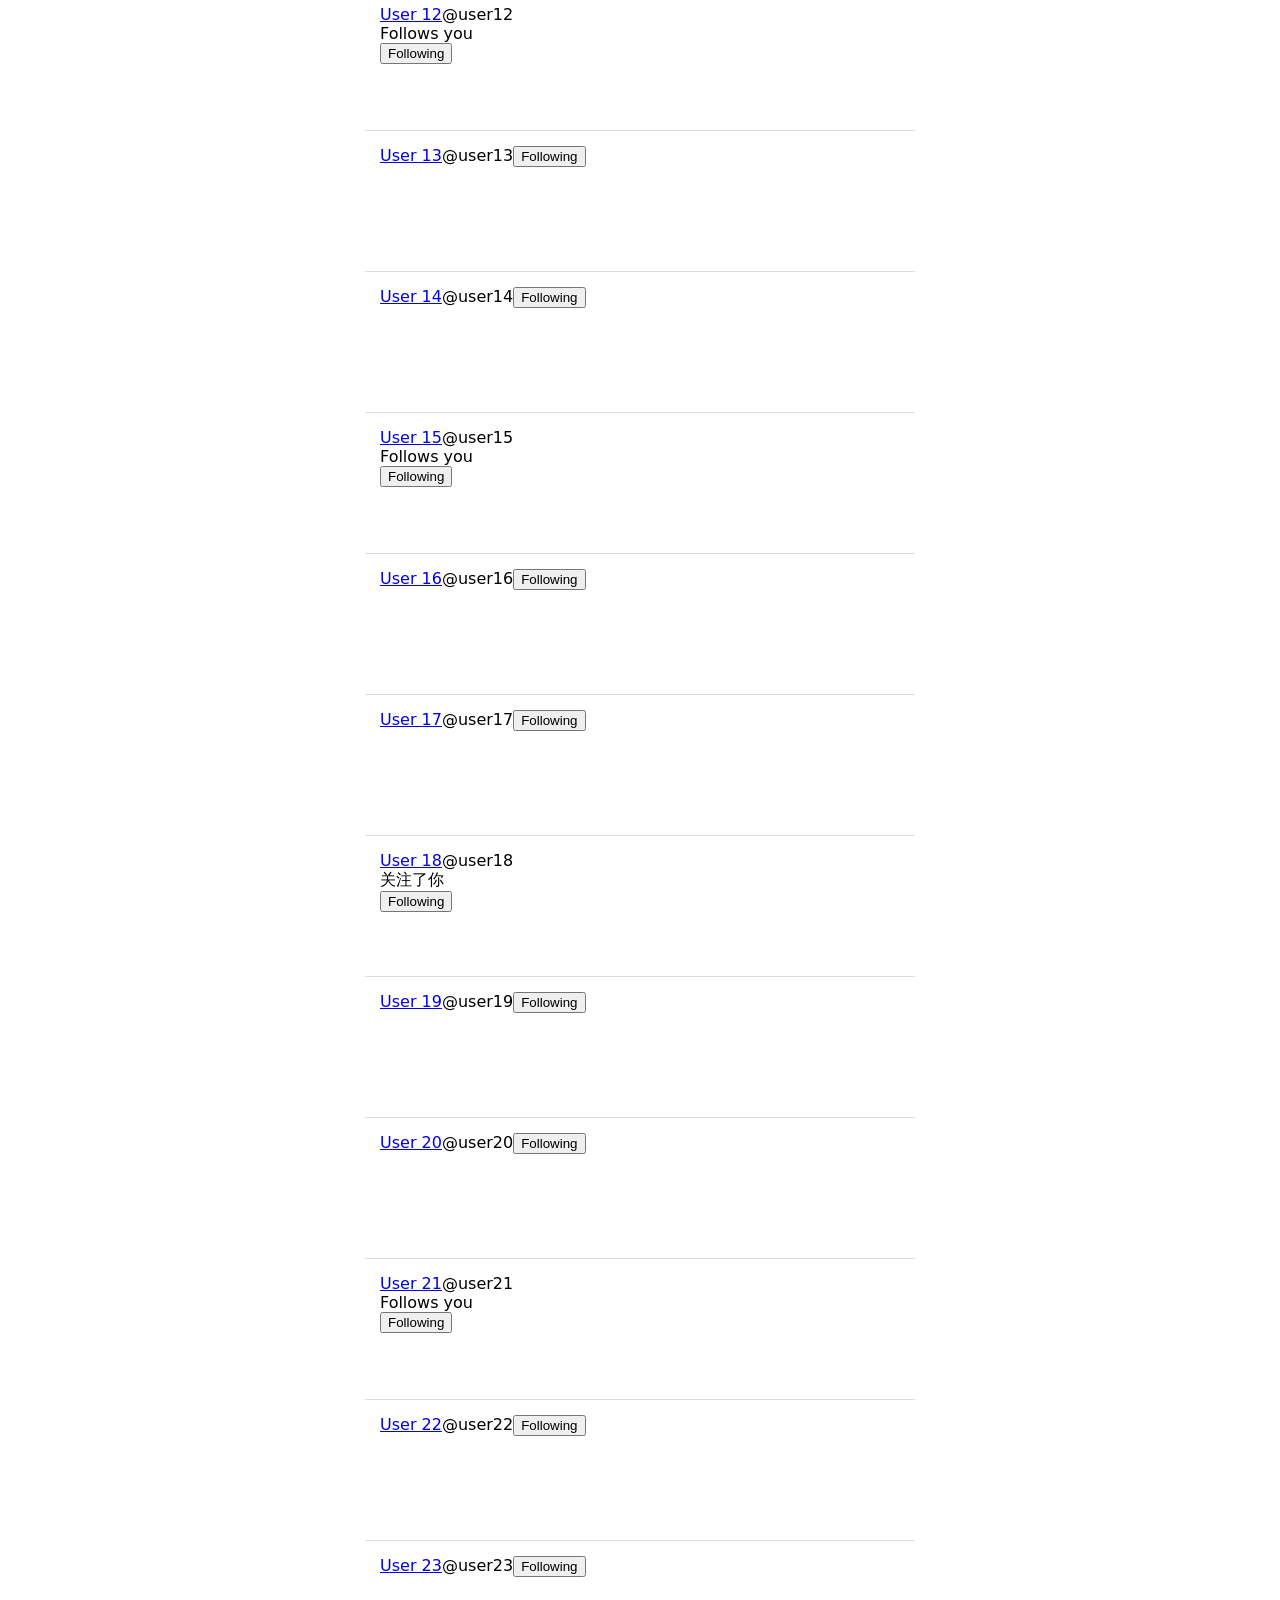
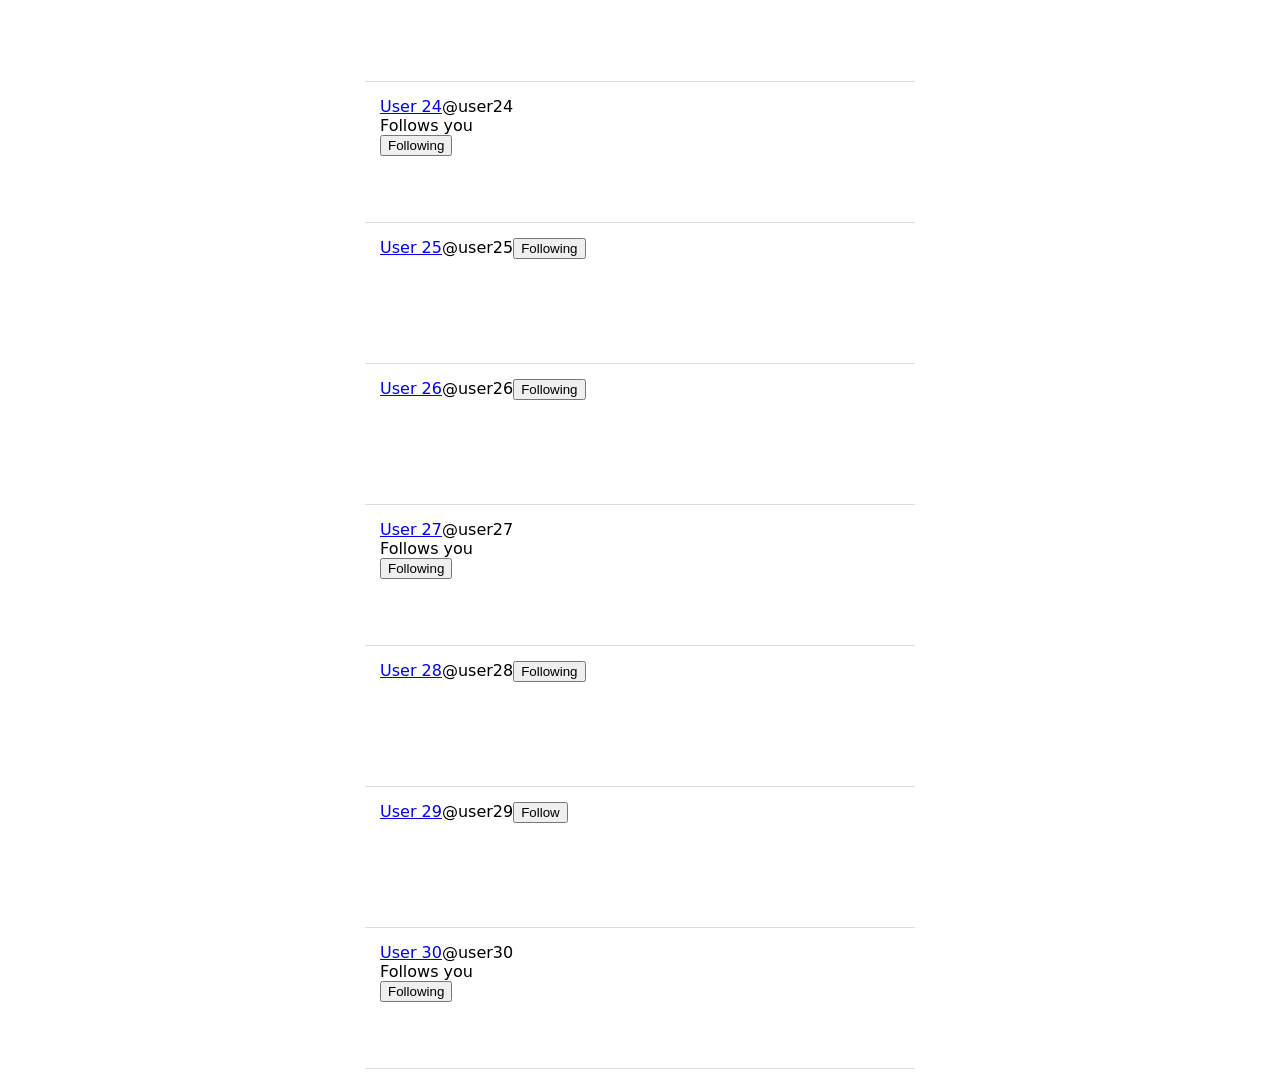
<file: test/run-actions-test.html>
<!doctype html><html><head><meta charset="utf-8"><title>Actions test</title>
<style>body{font:16px system-ui;max-width:550px;margin:20px auto}</style></head><body>
<pre id="result" style="position:fixed;top:0;right:0;background:#ffe">Running…</pre>
<header>Mock following list</header><div data-testid="cellInnerDiv" style="height:110px;border-bottom:1px solid #ddd;padding:15px"><div data-testid="UserCell"><a href="/user1"><span data-testid="User-Name">User 1</span></a><span>@user1</span><button data-testid="1-unfollow">Following</button></div></div><div data-testid="cellInnerDiv" style="height:110px;border-bottom:1px solid #ddd;padding:15px"><div data-testid="UserCell"><a href="/user2"><span data-testid="User-Name">User 2</span></a><span>@user2</span><button data-testid="2-unfollow">Following</button></div></div><div data-testid="cellInnerDiv" style="height:110px;border-bottom:1px solid #ddd;padding:15px"><div data-testid="UserCell"><a href="/user3"><span data-testid="User-Name">User 3</span></a><span>@user3</span><div data-testid="userFollowIndicator">Follows you</div><button data-testid="3-unfollow">Following</button></div></div><div data-testid="cellInnerDiv" style="height:110px;border-bottom:1px solid #ddd;padding:15px"><div data-testid="UserCell"><a href="/user4"><span data-testid="User-Name">User 4</span></a><span>@user4</span><button data-testid="4-unfollow">Following</button></div></div><div data-testid="cellInnerDiv" style="height:110px;border-bottom:1px solid #ddd;padding:15px"><div data-testid="UserCell"><a href="/user5"><span data-testid="User-Name">User 5</span></a><span>@user5</span><button data-testid="5-unfollow">Following</button></div></div><div data-testid="cellInnerDiv" style="height:110px;border-bottom:1px solid #ddd;padding:15px"><div data-testid="UserCell"><a href="/user6"><span data-testid="User-Name">User 6</span></a><span>@user6</span><div data-testid="userFollowIndicator">关注了你</div><button data-testid="6-unfollow">Following</button></div></div><div data-testid="cellInnerDiv" style="height:110px;border-bottom:1px solid #ddd;padding:15px"><div data-testid="UserCell"><a href="/user7"><span data-testid="User-Name">User 7</span></a><span>@user7</span><div data-testid="userFollowIndicator">Follows you</div><button data-testid="7-unfollow">Following</button></div></div><div data-testid="cellInnerDiv" style="height:110px;border-bottom:1px solid #ddd;padding:15px"><div data-testid="UserCell"><a href="/user8"><span data-testid="User-Name">User 8</span></a><span>@user8</span><button data-testid="8-unfollow">Following</button></div></div><div data-testid="cellInnerDiv" style="height:110px;border-bottom:1px solid #ddd;padding:15px"><div data-testid="UserCell"><a href="/user9"><span data-testid="User-Name">User 9</span></a><span>@user9</span><div data-testid="userFollowIndicator">Follows you</div><button data-testid="9-unfollow">Following</button></div></div><div data-testid="cellInnerDiv" style="height:110px;border-bottom:1px solid #ddd;padding:15px"><div data-testid="UserCell"><a href="/user10"><span data-testid="User-Name">User 10</span></a><span>@user10</span><button data-testid="10-unfollow">Following</button></div></div><div data-testid="cellInnerDiv" style="height:110px;border-bottom:1px solid #ddd;padding:15px"><div data-testid="UserCell"><a href="/user11"><span data-testid="User-Name">User 11</span></a><span>@user11</span><button data-testid="11-unfollow">Following</button></div></div><div data-testid="cellInnerDiv" style="height:110px;border-bottom:1px solid #ddd;padding:15px"><div data-testid="UserCell"><a href="/user12"><span data-testid="User-Name">User 12</span></a><span>@user12</span><div data-testid="userFollowIndicator">Follows you</div><button data-testid="12-unfollow">Following</button></div></div><div data-testid="cellInnerDiv" style="height:110px;border-bottom:1px solid #ddd;padding:15px"><div data-testid="UserCell"><a href="/user13"><span data-testid="User-Name">User 13</span></a><span>@user13</span><button data-testid="13-unfollow">Following</button></div></div><div data-testid="cellInnerDiv" style="height:110px;border-bottom:1px solid #ddd;padding:15px"><div data-testid="UserCell"><a href="/user14"><span data-testid="User-Name">User 14</span></a><span>@user14</span><button data-testid="14-unfollow">Following</button></div></div><div data-testid="cellInnerDiv" style="height:110px;border-bottom:1px solid #ddd;padding:15px"><div data-testid="UserCell"><a href="/user15"><span data-testid="User-Name">User 15</span></a><span>@user15</span><div data-testid="userFollowIndicator">Follows you</div><button data-testid="15-unfollow">Following</button></div></div><div data-testid="cellInnerDiv" style="height:110px;border-bottom:1px solid #ddd;padding:15px"><div data-testid="UserCell"><a href="/user16"><span data-testid="User-Name">User 16</span></a><span>@user16</span><button data-testid="16-unfollow">Following</button></div></div><div data-testid="cellInnerDiv" style="height:110px;border-bottom:1px solid #ddd;padding:15px"><div data-testid="UserCell"><a href="/user17"><span data-testid="User-Name">User 17</span></a><span>@user17</span><button data-testid="17-unfollow">Following</button></div></div><div data-testid="cellInnerDiv" style="height:110px;border-bottom:1px solid #ddd;padding:15px"><div data-testid="UserCell"><a href="/user18"><span data-testid="User-Name">User 18</span></a><span>@user18</span><div data-testid="userFollowIndicator">关注了你</div><button data-testid="18-unfollow">Following</button></div></div><div data-testid="cellInnerDiv" style="height:110px;border-bottom:1px solid #ddd;padding:15px"><div data-testid="UserCell"><a href="/user19"><span data-testid="User-Name">User 19</span></a><span>@user19</span><button data-testid="19-unfollow">Following</button></div></div><div data-testid="cellInnerDiv" style="height:110px;border-bottom:1px solid #ddd;padding:15px"><div data-testid="UserCell"><a href="/user20"><span data-testid="User-Name">User 20</span></a><span>@user20</span><button data-testid="20-unfollow">Following</button></div></div><div data-testid="cellInnerDiv" style="height:110px;border-bottom:1px solid #ddd;padding:15px"><div data-testid="UserCell"><a href="/user21"><span data-testid="User-Name">User 21</span></a><span>@user21</span><div data-testid="userFollowIndicator">Follows you</div><button data-testid="21-unfollow">Following</button></div></div><div data-testid="cellInnerDiv" style="height:110px;border-bottom:1px solid #ddd;padding:15px"><div data-testid="UserCell"><a href="/user22"><span data-testid="User-Name">User 22</span></a><span>@user22</span><button data-testid="22-unfollow">Following</button></div></div><div data-testid="cellInnerDiv" style="height:110px;border-bottom:1px solid #ddd;padding:15px"><div data-testid="UserCell"><a href="/user23"><span data-testid="User-Name">User 23</span></a><span>@user23</span><button data-testid="23-unfollow">Following</button></div></div><div data-testid="cellInnerDiv" style="height:110px;border-bottom:1px solid #ddd;padding:15px"><div data-testid="UserCell"><a href="/user24"><span data-testid="User-Name">User 24</span></a><span>@user24</span><div data-testid="userFollowIndicator">Follows you</div><button data-testid="24-unfollow">Following</button></div></div><div data-testid="cellInnerDiv" style="height:110px;border-bottom:1px solid #ddd;padding:15px"><div data-testid="UserCell"><a href="/user25"><span data-testid="User-Name">User 25</span></a><span>@user25</span><button data-testid="25-unfollow">Following</button></div></div><div data-testid="cellInnerDiv" style="height:110px;border-bottom:1px solid #ddd;padding:15px"><div data-testid="UserCell"><a href="/user26"><span data-testid="User-Name">User 26</span></a><span>@user26</span><button data-testid="26-unfollow">Following</button></div></div><div data-testid="cellInnerDiv" style="height:110px;border-bottom:1px solid #ddd;padding:15px"><div data-testid="UserCell"><a href="/user27"><span data-testid="User-Name">User 27</span></a><span>@user27</span><div data-testid="userFollowIndicator">Follows you</div><button data-testid="27-unfollow">Following</button></div></div><div data-testid="cellInnerDiv" style="height:110px;border-bottom:1px solid #ddd;padding:15px"><div data-testid="UserCell"><a href="/user28"><span data-testid="User-Name">User 28</span></a><span>@user28</span><button data-testid="28-unfollow">Following</button></div></div><div data-testid="cellInnerDiv" style="height:110px;border-bottom:1px solid #ddd;padding:15px"><div data-testid="UserCell"><a href="/user29"><span data-testid="User-Name">User 29</span></a><span>@user29</span><button data-testid="29-unfollow">Following</button></div></div><div data-testid="cellInnerDiv" style="height:110px;border-bottom:1px solid #ddd;padding:15px"><div data-testid="UserCell"><a href="/user30"><span data-testid="User-Name">User 30</span></a><span>@user30</span><div data-testid="userFollowIndicator">Follows you</div><button data-testid="30-unfollow">Following</button></div></div>
<script>
// Mock X behaviour: -unfollow opens a confirmation sheet, confirming flips the button to -follow;
// -follow flips straight to -unfollow.
let pending = null;
document.addEventListener('click', e => {
  const b = e.target.closest('button'); if (!b) return;
  const id = b.getAttribute('data-testid') || '';
  if (/-unfollow$/.test(id)) { pending = b; const c = document.createElement('div'); c.setAttribute('data-testid','confirmationSheetConfirm'); c.textContent='Unfollow'; c.onclick=()=>{ setTimeout(()=>{ pending.setAttribute('data-testid', id.replace(/-unfollow$/,'-follow')); pending.textContent='Follow'; c.remove(); },200); }; document.body.appendChild(c); }
  else if (/-follow$/.test(id)) setTimeout(()=>{ b.setAttribute('data-testid', id.replace(/-follow$/,'-unfollow')); b.textContent='Following'; },200);
});
</script>
<script src="../src/i18n.js"></script><script src="../src/scanner.js"></script><script src="../src/actions.js"></script>
<script>
(async () => {
  const fail = [], ok = (c, m) => { if (!c) fail.push(m); };
  const scanned = await XFH.scanList({ delayMs: 100, maxIdleRounds: 3 });
  ok(scanned.length === 30, 'scanList found ' + scanned.length + ' (want 30)');
  const cands = XFH.filterCandidates(scanned, 'following', ['user2'], 'me');
  ok(cands.length === 18, 'candidates ' + cands.length + ' (want 18)');
  const progress = [];
  // cap 3 of 18 selected, tiny delays for test speed; last item is near the bottom to exercise re-scroll
  const pick = [cands[0].handle, cands[5].handle, cands[cands.length-1].handle, cands[1].handle];
  window.scrollTo(0, document.body.scrollHeight);
  const res = await XFH.runQueue(pick, XFH.unfollowOne, { cap: 3, minDelay: 50, maxDelay: 100, onProgress: (d, t) => progress.push(d + ' / ' + t) });
  ok(res.length === 3, 'cap respected: ' + res.length);
  ok(res.every(r => r.ok), 'all unfollows ok: ' + JSON.stringify(res));
  ok(progress.join(',') === '1 / 3,2 / 3,3 / 3', 'progress ' + progress.join(','));
  const after = XFH.collectVisible(document).filter(u => pick.slice(0,3).includes(u.handle));
  ok(after.length === 3 && after.every(u => !u.iFollow), 'buttons flipped to follow');
  ok(!XFH.collectVisible(document).find(u => u.handle === pick[3]).iFollow === false, '4th (over cap) untouched');
  // follow-back
  const fb = await XFH.runQueue([pick[0]], XFH.followOne, { cap: 1, minDelay: 10, maxDelay: 20 });
  ok(fb[0].ok, 'followOne ok');
  // stop flag
  let stop = false; const st = await XFH.runQueue(pick, async h => { stop = true; return { ok: true }; }, { cap: 3, minDelay: 10, maxDelay: 20, isStopped: () => stop });
  ok(st.length === 1, 'stop honoured: ' + st.length);
  // cap clamp
  const many = Array.from({length: 80}, (_, i) => 'u' + i);
  const cl = await XFH.runQueue(many, async () => ({ ok: true }), { cap: 999, minDelay: 0, maxDelay: 0 });
  ok(cl.length === 50, 'cap clamped to 50: ' + cl.length);
  document.getElementById('result').textContent = fail.length ? 'FAIL\n' + fail.join('\n') : 'ALL PASS';
  document.title = fail.length ? 'FAIL' : 'ALL PASS';
})();
</script></body></html>
</file>
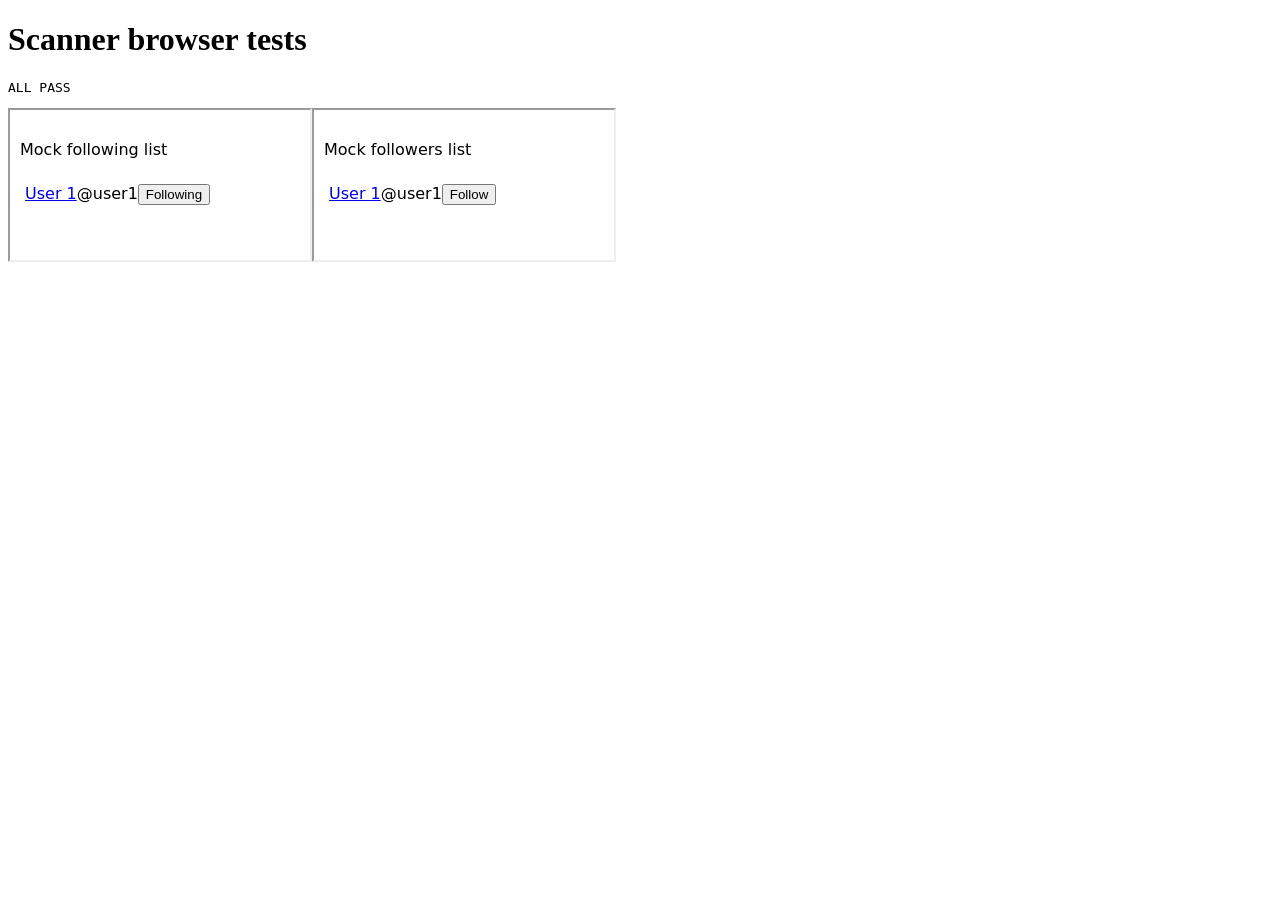
<file: test/run-browser-test.html>
<!doctype html><html><head><meta charset="utf-8"><title>Scanner test</title></head><body><h1>Scanner browser tests</h1><pre id="result">Running…</pre><iframe id="following" src="fixture-following.html"></iframe><iframe id="followers" src="fixture-followers.html"></iframe><script src="../src/scanner.js"></script><script>
(async()=>{const out=document.getElementById('result'),fail=[];function assert(ok,msg){if(!ok)fail.push(msg)}await new Promise(resolve=>{let n=0;for(const f of document.querySelectorAll('iframe'))f.onload=()=>{if(++n===2)resolve()}});const [following,followers]=[...document.querySelectorAll('iframe')].map(f=>f.contentDocument);const a=XFH.collectVisible(following),b=XFH.collectVisible(followers);assert(XFH.getPageMode('/someuser/following')==='following','following mode');assert(XFH.getPageMode('/someuser/followers')==='followers','followers mode');assert(XFH.getPageMode('/someuser/verified_followers')==='followers','verified followers mode');assert(XFH.getPageMode('/someuser/likes')===null,'unknown mode');assert(a.length===30,'following fixture count');assert(b.length===30,'followers fixture count');assert(XFH.filterCandidates(a,'following',[]).length===19,'exact following candidates');assert(XFH.filterCandidates(b,'followers',[]).length===15,'exact follower candidates');assert(XFH.filterCandidates(a,'following',['user1']).length===18,'whitelist exclusion');assert(XFH.toCSV(a).replace(/^\uFEFF/,'').split('\r\n')[0]==='"handle","name","profile_url","follows_you","i_follow"','CSV header');out.textContent=fail.length?'FAIL\n'+fail.join('\n'):'ALL PASS';document.title=fail.length?'FAIL':'ALL PASS'})();
</script></body></html>
</file>
